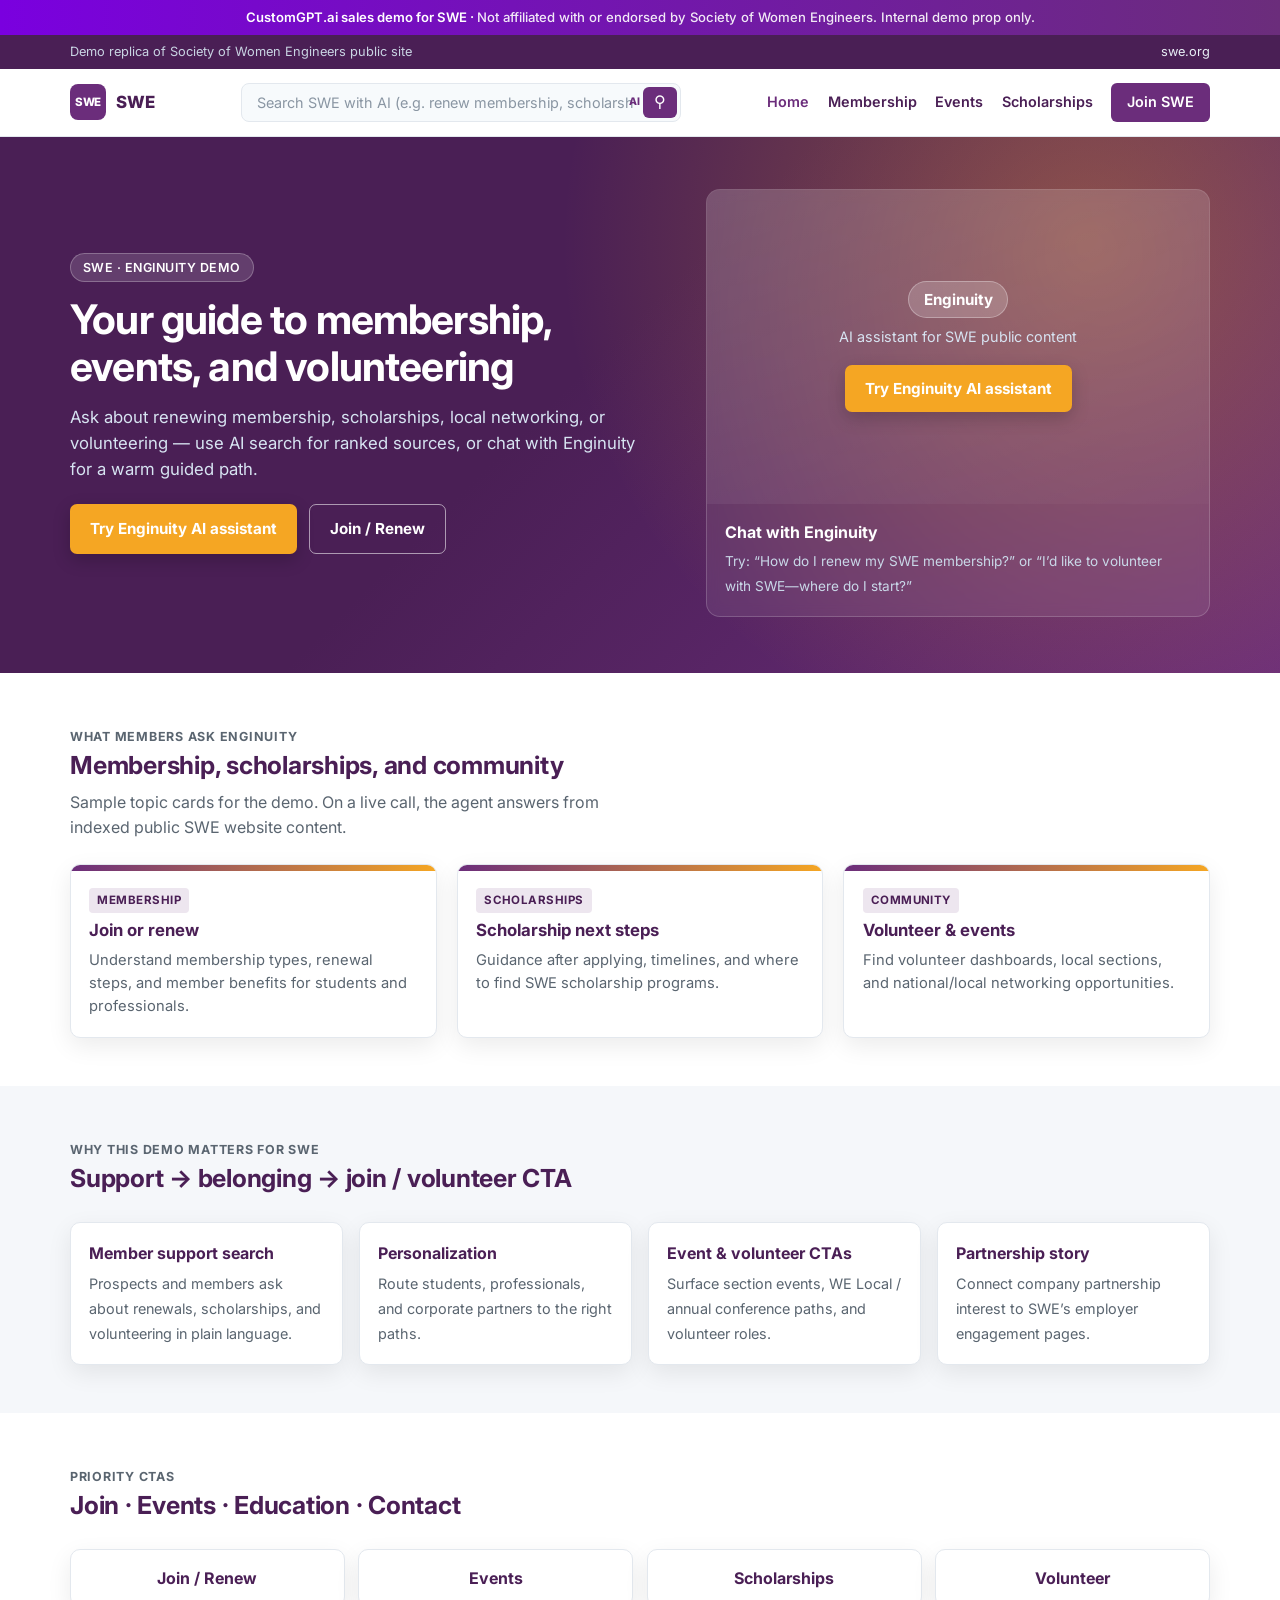
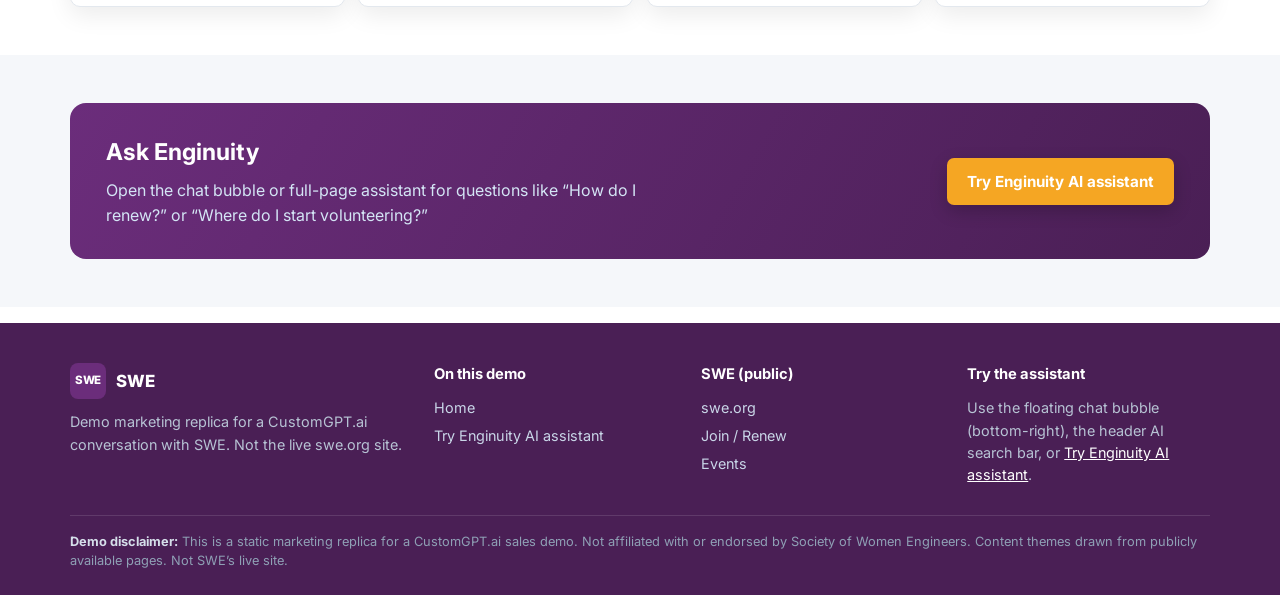
<file: index.html>
<!DOCTYPE html>
<html lang="en">
<head>
<meta charset="utf-8">
<meta name="viewport" content="width=device-width, initial-scale=1">
<meta name="robots" content="noindex, nofollow">
<title>SWE | Enginuity Demo — CustomGPT.ai</title>
<meta name="description" content="CustomGPT.ai sales demo replica for Society of Women Engineers featuring Enginuity AI assistant, SGE search, and live chat.">
<link rel="preconnect" href="https://fonts.googleapis.com">
<link href="https://fonts.googleapis.com/css2?family=Inter:wght@400;500;600;700;800&display=swap" rel="stylesheet">
<link rel="stylesheet" href="css/styles.css">
<script src="config.js"></script>
</head>
<body>
<div class="demo-banner">CustomGPT.ai sales demo for SWE &middot; <span>Not affiliated with or endorsed by Society of Women Engineers. Internal demo prop only.</span></div>
<div class="topbar"><div class="container">
  <div>Demo replica of Society of Women Engineers public site</div>
  <div><a href="https://www.swe.org/" target="_blank" rel="noopener">swe.org</a></div>
</div></div>
<header class="site-header"><div class="container">
  <a class="logo-mark logo" href="index.html"><span class="logo-badge">SWE</span> SWE</a>
  <div class="demo-hsearch">
    <form id="demo-search-form" action="#" method="get" role="search">
      <input id="demo-hsearch" name="q" autocomplete="off" placeholder="Search SWE with AI (e.g. renew membership, scholarships, volunteer)" aria-label="Search SWE with AI (e.g. renew membership, scholarships, volunteer)">
      <span class="ai-tag">AI</span>
      <button class="go" type="submit" aria-label="Search">&#9906;</button>
    </form>
    <div id="demo-searchdrop" class="demo-searchdrop" role="dialog" aria-label="AI search results">
      <div class="sd-head"><span><span class="lab">AI Search</span> &nbsp;<span id="demo-sd-q"></span></span>
        <button type="button" class="sd-close" onclick="demoCloseSearchDrop()" aria-label="Close">×</button>
      </div>
      <div id="customgpt_search"></div>
    </div>
  </div>
<button class="nav-toggle" type="button" aria-label="Menu">Menu</button>
  <nav class="nav">
    <a href="index.html" class="active">Home</a>
    <a href="https://swe.org/membership/" target="_blank" rel="noopener">Membership</a>
    <a href="https://swe.org/events/" target="_blank" rel="noopener">Events</a>
    <a href="https://swe.org/scholarships/" target="_blank" rel="noopener">Scholarships</a>
    <a href="https://swe.org/membership/" class="btn" target="_blank" rel="noopener">Join SWE</a>
  </nav>
</div></header>

<section class="hero"><div class="container">
  <div>
    <div class="hero-kicker">SWE · Enginuity demo</div>
    <h1>Your guide to membership, events, and volunteering</h1>
    <p>Ask about renewing membership, scholarships, local networking, or volunteering — use AI search for ranked sources, or chat with Enginuity for a warm guided path.</p>
    <div class="hero-actions">
      <a class="btn-primary btn-try" href="assistant.html">Try Enginuity AI assistant</a>
      <a class="btn-secondary" href="https://swe.org/membership/" target="_blank" rel="noopener">Join / Renew</a>
    </div>
  </div>
  <div class="hero-card">
    <div class="hero-card-top">
      <div class="agent-pill">Enginuity</div>
      <p>AI assistant for SWE public content</p>
      <a class="btn-primary btn-try" href="assistant.html" style="margin-top:0.5rem">Try Enginuity AI assistant</a>
    </div>
    <div class="meta">
      <strong>Chat with Enginuity</strong>
      <span>Try: “How do I renew my SWE membership?” or “I’d like to volunteer with SWE—where do I start?”</span>
    </div>
  </div>
</div></section>

<section class="section"><div class="container">
  <div class="section-head">
    <div>
      <p class="eyebrow">What members ask Enginuity</p>
      <h2>Membership, scholarships, and community</h2>
      <p>Sample topic cards for the demo. On a live call, the agent answers from indexed public SWE website content.</p>
    </div>
  </div>
  <div class="grid grid-3">
    <article class="card">
      <div class="card-accent"></div>
      <div class="card-body">
        <span class="tag">Membership</span>
        <h3>Join or renew</h3>
        <p>Understand membership types, renewal steps, and member benefits for students and professionals.</p>
      </div>
    </article>
    <article class="card">
      <div class="card-accent"></div>
      <div class="card-body">
        <span class="tag">Scholarships</span>
        <h3>Scholarship next steps</h3>
        <p>Guidance after applying, timelines, and where to find SWE scholarship programs.</p>
      </div>
    </article>
    <article class="card">
      <div class="card-accent"></div>
      <div class="card-body">
        <span class="tag">Community</span>
        <h3>Volunteer &amp; events</h3>
        <p>Find volunteer dashboards, local sections, and national/local networking opportunities.</p>
      </div>
    </article>
  </div>
</div></section>

<section class="section alt"><div class="container">
  <div class="section-head">
    <div>
      <p class="eyebrow">Why this demo matters for SWE</p>
      <h2>Support → belonging → join / volunteer CTA</h2>
    </div>
  </div>
  <div class="value-strip">
    <div class="value-item"><strong>Member support search</strong><span>Prospects and members ask about renewals, scholarships, and volunteering in plain language.</span></div>
    <div class="value-item"><strong>Personalization</strong><span>Route students, professionals, and corporate partners to the right paths.</span></div>
    <div class="value-item"><strong>Event &amp; volunteer CTAs</strong><span>Surface section events, WE Local / annual conference paths, and volunteer roles.</span></div>
    <div class="value-item"><strong>Partnership story</strong><span>Connect company partnership interest to SWE’s employer engagement pages.</span></div>
  </div>
</div></section>

<section class="section"><div class="container">
  <div class="section-head">
    <div>
      <p class="eyebrow">Priority CTAs</p>
      <h2>Join · Events · Education · Contact</h2>
    </div>
  </div>
  <div class="cta-strip">
    <a class="cta-pill" href="https://swe.org/membership/" target="_blank" rel="noopener">Join / Renew</a>
    <a class="cta-pill" href="https://swe.org/events/" target="_blank" rel="noopener">Events</a>
    <a class="cta-pill" href="https://swe.org/scholarships/" target="_blank" rel="noopener">Scholarships</a>
    <a class="cta-pill" href="https://swe.org/volunteer/" target="_blank" rel="noopener">Volunteer</a>
  </div>
</div></section>

<section class="section alt"><div class="container">
  <div class="cta-band">
    <div>
      <h2>Ask Enginuity</h2>
      <p>Open the chat bubble or full-page assistant for questions like “How do I renew?” or “Where do I start volunteering?”</p>
    </div>
    <a class="btn-primary btn-try" href="assistant.html">Try Enginuity AI assistant</a>
  </div>
</div></section>

<footer class="site-footer"><div class="container">
  <div class="footer-grid">
    <div>
      <div class="logo-mark" style="color:#fff;margin-bottom:0.75rem;"><span class="logo-badge">SWE</span> SWE</div>
      <p style="margin:0;font-size:0.9rem;max-width:22rem;">Demo marketing replica for a CustomGPT.ai conversation with SWE. Not the live swe.org site.</p>
    </div>
    <div>
      <h4>On this demo</h4>
      <a href="index.html">Home</a>
      <a href="assistant.html">Try Enginuity AI assistant</a>
    </div>
    <div>
      <h4>SWE (public)</h4>
      <a href="https://www.swe.org/" target="_blank" rel="noopener">swe.org</a>
      <a href="https://swe.org/membership/" target="_blank" rel="noopener">Join / Renew</a>
      <a href="https://swe.org/events/" target="_blank" rel="noopener">Events</a>
    </div>
    <div>
      <h4>Try the assistant</h4>
      <p style="margin:0;font-size:0.9rem;">Use the floating chat bubble (bottom-right), the header AI search bar, or <a href="assistant.html" style="display:inline;color:#fff;text-decoration:underline;">Try Enginuity AI assistant</a>.</p>
    </div>
  </div>
  <div class="footer-note"><strong>Demo disclaimer:</strong> This is a static marketing replica for a CustomGPT.ai sales demo. Not affiliated with or endorsed by Society of Women Engineers. Content themes drawn from publicly available pages. Not SWE&rsquo;s live site.</div>
</div></footer>
<script src="js/main.js"></script>
</body>
</html>
</file>
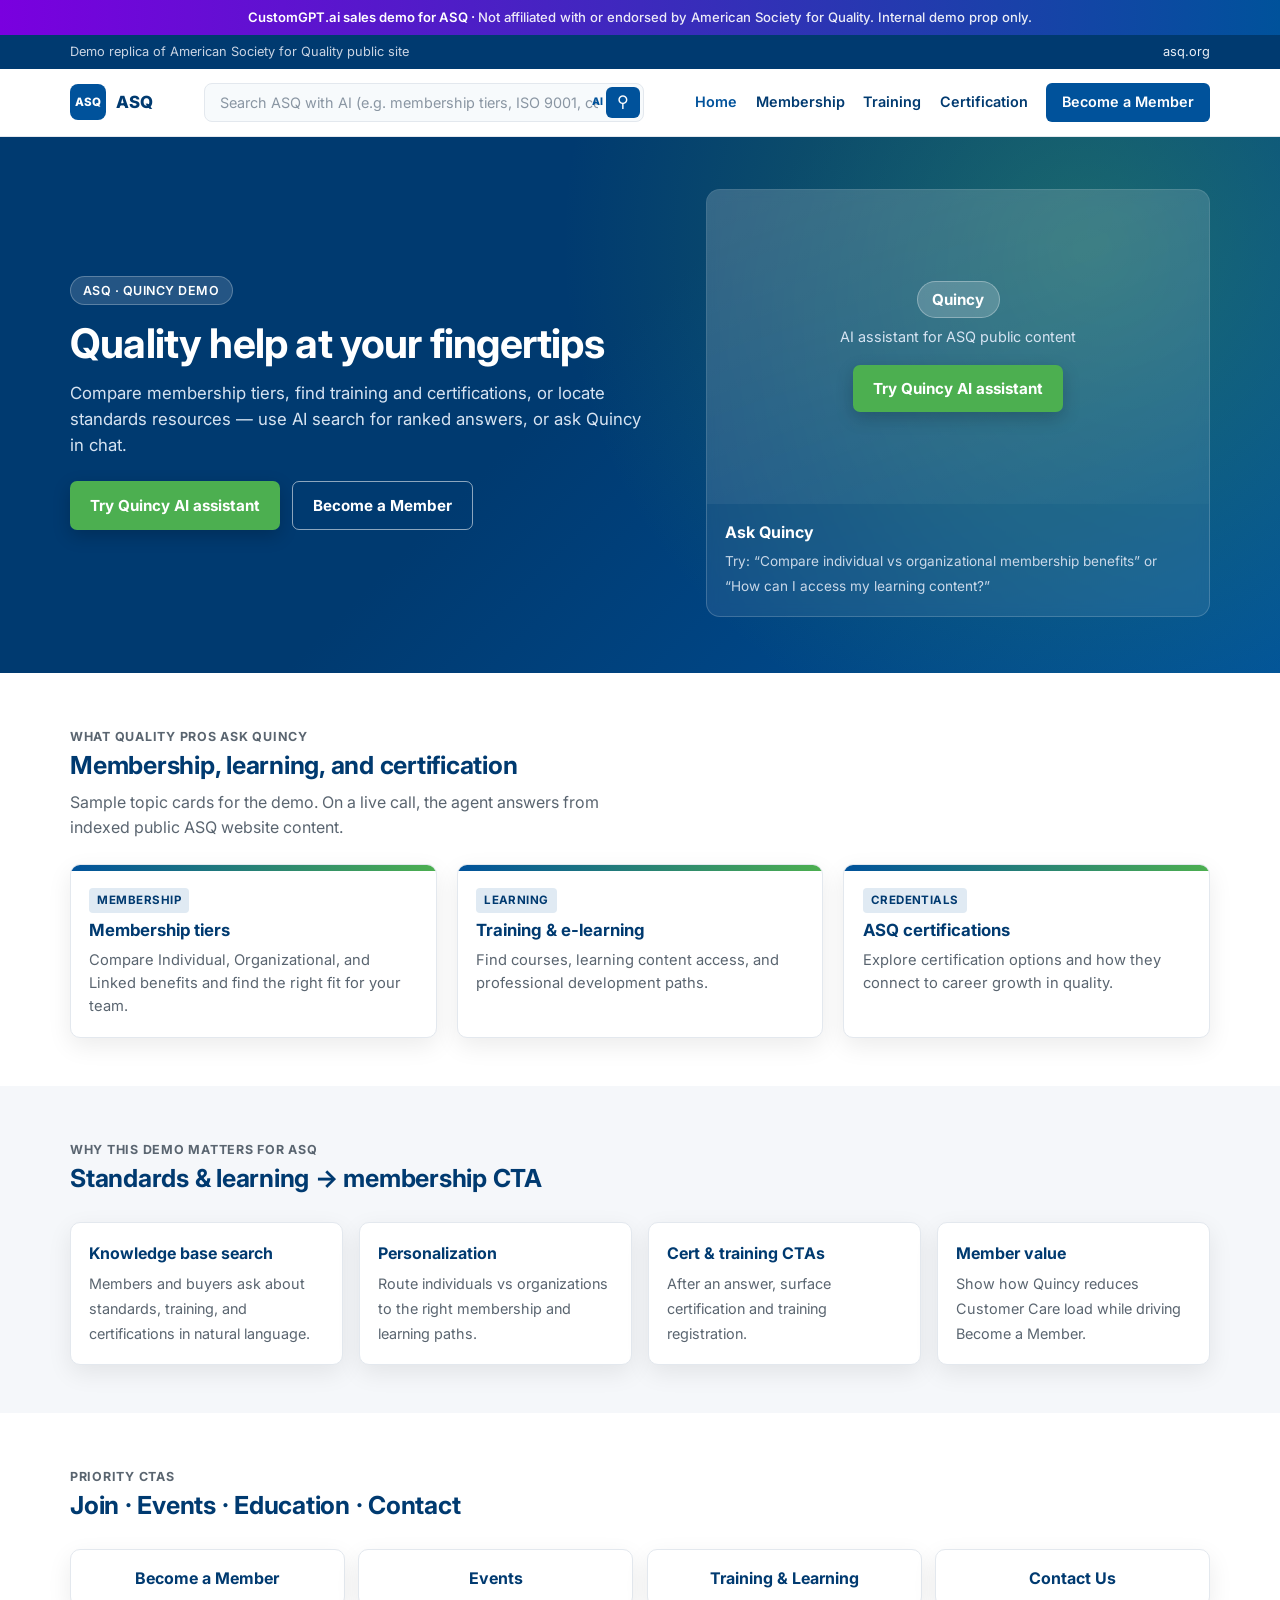
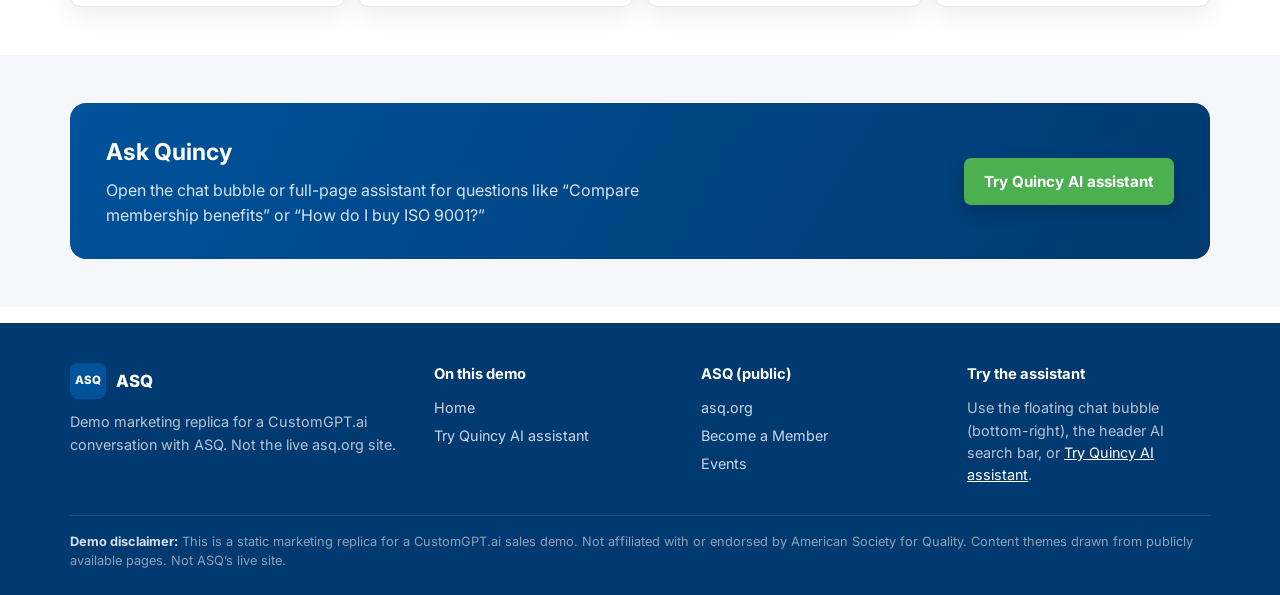
<file: asq-quincy-demo/index.html>
<!DOCTYPE html>
<html lang="en">
<head>
<meta charset="utf-8">
<meta name="viewport" content="width=device-width, initial-scale=1">
<meta name="robots" content="noindex, nofollow">
<title>ASQ | Quincy Demo — CustomGPT.ai</title>
<meta name="description" content="CustomGPT.ai sales demo replica for American Society for Quality featuring Quincy AI assistant, SGE search, and live chat.">
<link rel="preconnect" href="https://fonts.googleapis.com">
<link href="https://fonts.googleapis.com/css2?family=Inter:wght@400;500;600;700;800&display=swap" rel="stylesheet">
<link rel="stylesheet" href="css/styles.css">
<script src="config.js"></script>
</head>
<body>
<div class="demo-banner">CustomGPT.ai sales demo for ASQ &middot; <span>Not affiliated with or endorsed by American Society for Quality. Internal demo prop only.</span></div>
<div class="topbar"><div class="container">
  <div>Demo replica of American Society for Quality public site</div>
  <div><a href="https://asq.org/" target="_blank" rel="noopener">asq.org</a></div>
</div></div>
<header class="site-header"><div class="container">
  <a class="logo-mark logo" href="index.html"><span class="logo-badge">ASQ</span> ASQ</a>
  <div class="demo-hsearch">
    <form id="demo-search-form" action="#" method="get" role="search">
      <input id="demo-hsearch" name="q" autocomplete="off" placeholder="Search ASQ with AI (e.g. membership tiers, ISO 9001, certification)" aria-label="Search ASQ with AI (e.g. membership tiers, ISO 9001, certification)">
      <span class="ai-tag">AI</span>
      <button class="go" type="submit" aria-label="Search">&#9906;</button>
    </form>
    <div id="demo-searchdrop" class="demo-searchdrop" role="dialog" aria-label="AI search results">
      <div class="sd-head"><span><span class="lab">AI Search</span> &nbsp;<span id="demo-sd-q"></span></span>
        <button type="button" class="sd-close" onclick="demoCloseSearchDrop()" aria-label="Close">×</button>
      </div>
      <div id="customgpt_search"></div>
    </div>
  </div>
<button class="nav-toggle" type="button" aria-label="Menu">Menu</button>
  <nav class="nav">
    <a href="index.html" class="active">Home</a>
    <a href="https://asq.org/membership" target="_blank" rel="noopener">Membership</a>
    <a href="https://asq.org/training" target="_blank" rel="noopener">Training</a>
    <a href="https://asq.org/cert" target="_blank" rel="noopener">Certification</a>
    <a href="https://asq.org/membership" class="btn" target="_blank" rel="noopener">Become a Member</a>
  </nav>
</div></header>

<section class="hero"><div class="container">
  <div>
    <div class="hero-kicker">ASQ · Quincy demo</div>
    <h1>Quality help at your fingertips</h1>
    <p>Compare membership tiers, find training and certifications, or locate standards resources — use AI search for ranked answers, or ask Quincy in chat.</p>
    <div class="hero-actions">
      <a class="btn-primary btn-try" href="assistant.html">Try Quincy AI assistant</a>
      <a class="btn-secondary" href="https://asq.org/membership" target="_blank" rel="noopener">Become a Member</a>
    </div>
  </div>
  <div class="hero-card">
    <div class="hero-card-top">
      <div class="agent-pill">Quincy</div>
      <p>AI assistant for ASQ public content</p>
      <a class="btn-primary btn-try" href="assistant.html" style="margin-top:0.5rem">Try Quincy AI assistant</a>
    </div>
    <div class="meta">
      <strong>Ask Quincy</strong>
      <span>Try: “Compare individual vs organizational membership benefits” or “How can I access my learning content?”</span>
    </div>
  </div>
</div></section>

<section class="section"><div class="container">
  <div class="section-head">
    <div>
      <p class="eyebrow">What quality pros ask Quincy</p>
      <h2>Membership, learning, and certification</h2>
      <p>Sample topic cards for the demo. On a live call, the agent answers from indexed public ASQ website content.</p>
    </div>
  </div>
  <div class="grid grid-3">
    <article class="card">
      <div class="card-accent"></div>
      <div class="card-body">
        <span class="tag">Membership</span>
        <h3>Membership tiers</h3>
        <p>Compare Individual, Organizational, and Linked benefits and find the right fit for your team.</p>
      </div>
    </article>
    <article class="card">
      <div class="card-accent"></div>
      <div class="card-body">
        <span class="tag">Learning</span>
        <h3>Training &amp; e-learning</h3>
        <p>Find courses, learning content access, and professional development paths.</p>
      </div>
    </article>
    <article class="card">
      <div class="card-accent"></div>
      <div class="card-body">
        <span class="tag">Credentials</span>
        <h3>ASQ certifications</h3>
        <p>Explore certification options and how they connect to career growth in quality.</p>
      </div>
    </article>
  </div>
</div></section>

<section class="section alt"><div class="container">
  <div class="section-head">
    <div>
      <p class="eyebrow">Why this demo matters for ASQ</p>
      <h2>Standards &amp; learning → membership CTA</h2>
    </div>
  </div>
  <div class="value-strip">
    <div class="value-item"><strong>Knowledge base search</strong><span>Members and buyers ask about standards, training, and certifications in natural language.</span></div>
    <div class="value-item"><strong>Personalization</strong><span>Route individuals vs organizations to the right membership and learning paths.</span></div>
    <div class="value-item"><strong>Cert &amp; training CTAs</strong><span>After an answer, surface certification and training registration.</span></div>
    <div class="value-item"><strong>Member value</strong><span>Show how Quincy reduces Customer Care load while driving Become a Member.</span></div>
  </div>
</div></section>

<section class="section"><div class="container">
  <div class="section-head">
    <div>
      <p class="eyebrow">Priority CTAs</p>
      <h2>Join · Events · Education · Contact</h2>
    </div>
  </div>
  <div class="cta-strip">
    <a class="cta-pill" href="https://asq.org/membership" target="_blank" rel="noopener">Become a Member</a>
    <a class="cta-pill" href="https://asq.org/events" target="_blank" rel="noopener">Events</a>
    <a class="cta-pill" href="https://asq.org/training" target="_blank" rel="noopener">Training &amp; Learning</a>
    <a class="cta-pill" href="https://asq.org/contact-us" target="_blank" rel="noopener">Contact Us</a>
  </div>
</div></section>

<section class="section alt"><div class="container">
  <div class="cta-band">
    <div>
      <h2>Ask Quincy</h2>
      <p>Open the chat bubble or full-page assistant for questions like “Compare membership benefits” or “How do I buy ISO 9001?”</p>
    </div>
    <a class="btn-primary btn-try" href="assistant.html">Try Quincy AI assistant</a>
  </div>
</div></section>

<footer class="site-footer"><div class="container">
  <div class="footer-grid">
    <div>
      <div class="logo-mark" style="color:#fff;margin-bottom:0.75rem;"><span class="logo-badge">ASQ</span> ASQ</div>
      <p style="margin:0;font-size:0.9rem;max-width:22rem;">Demo marketing replica for a CustomGPT.ai conversation with ASQ. Not the live asq.org site.</p>
    </div>
    <div>
      <h4>On this demo</h4>
      <a href="index.html">Home</a>
      <a href="assistant.html">Try Quincy AI assistant</a>
    </div>
    <div>
      <h4>ASQ (public)</h4>
      <a href="https://asq.org/" target="_blank" rel="noopener">asq.org</a>
      <a href="https://asq.org/membership" target="_blank" rel="noopener">Become a Member</a>
      <a href="https://asq.org/events" target="_blank" rel="noopener">Events</a>
    </div>
    <div>
      <h4>Try the assistant</h4>
      <p style="margin:0;font-size:0.9rem;">Use the floating chat bubble (bottom-right), the header AI search bar, or <a href="assistant.html" style="display:inline;color:#fff;text-decoration:underline;">Try Quincy AI assistant</a>.</p>
    </div>
  </div>
  <div class="footer-note"><strong>Demo disclaimer:</strong> This is a static marketing replica for a CustomGPT.ai sales demo. Not affiliated with or endorsed by American Society for Quality. Content themes drawn from publicly available pages. Not ASQ&rsquo;s live site.</div>
</div></footer>
<script src="js/main.js"></script>
</body>
</html>
</file>
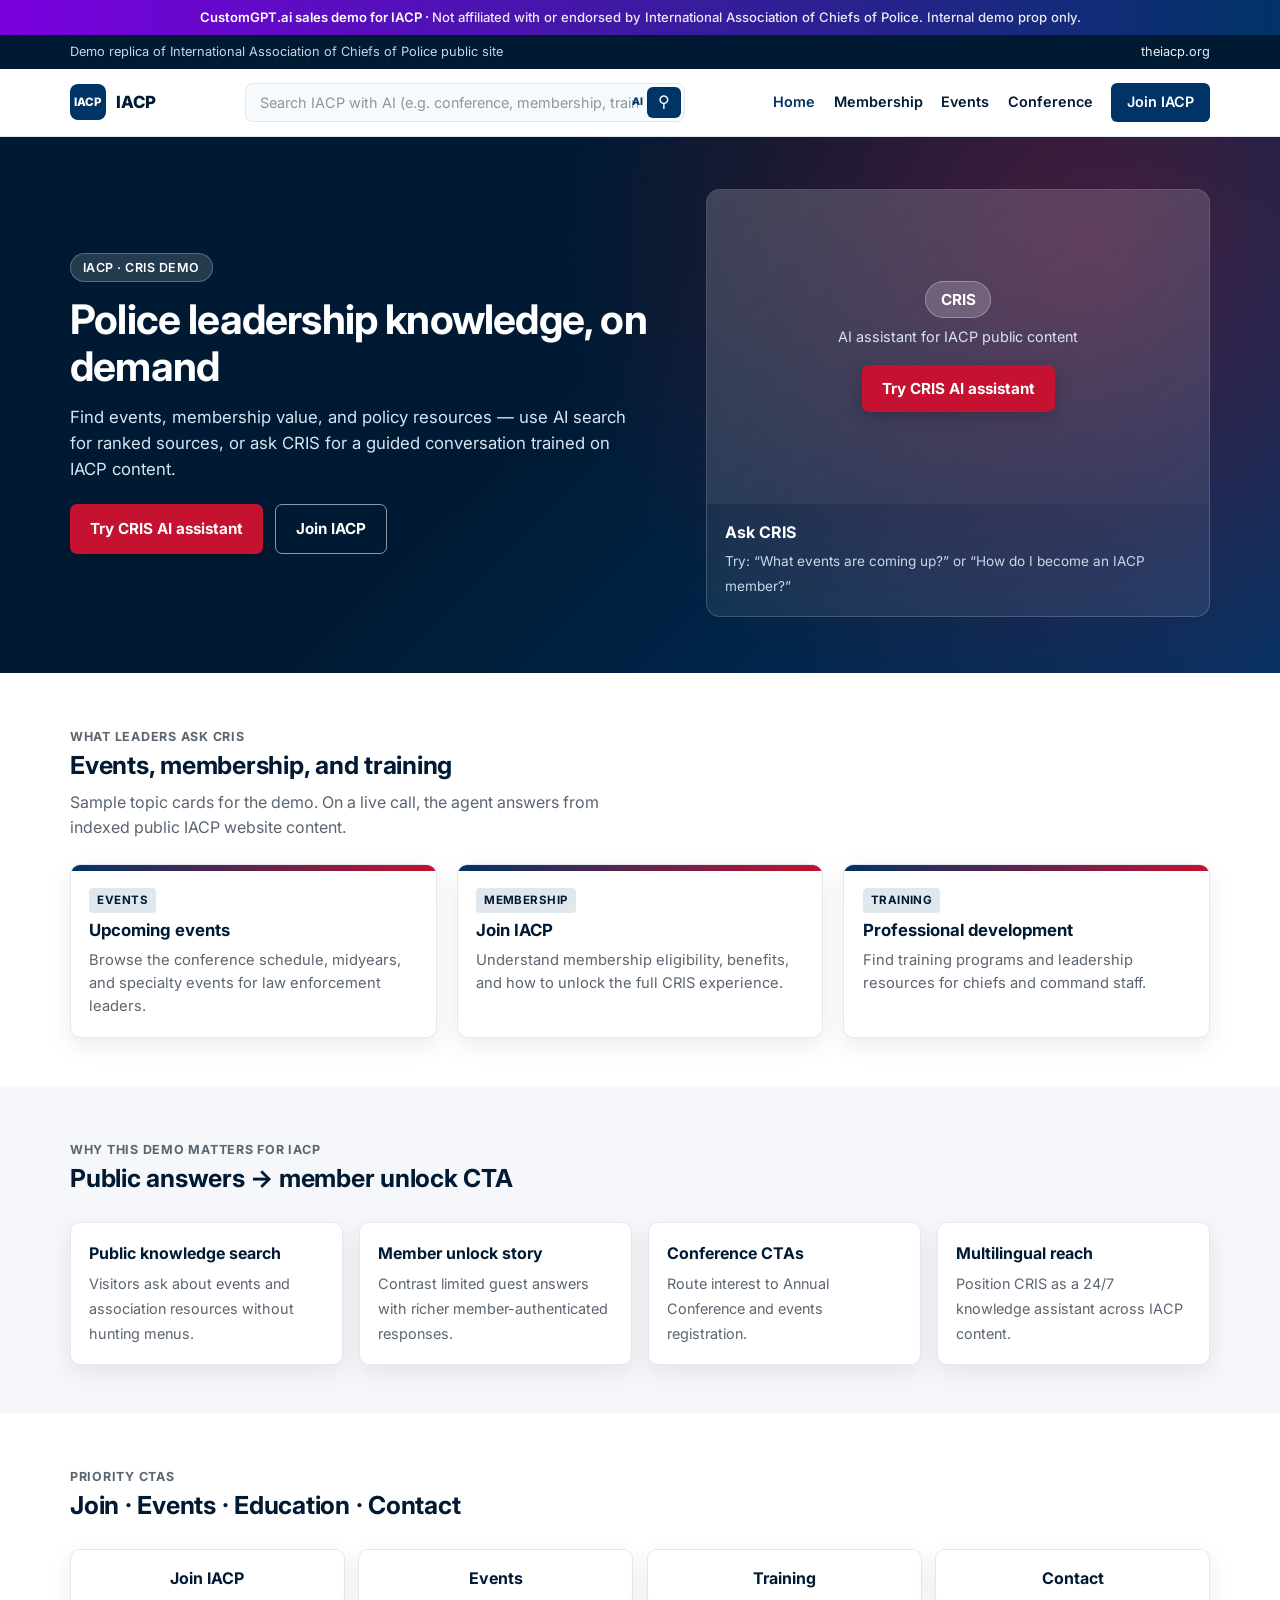
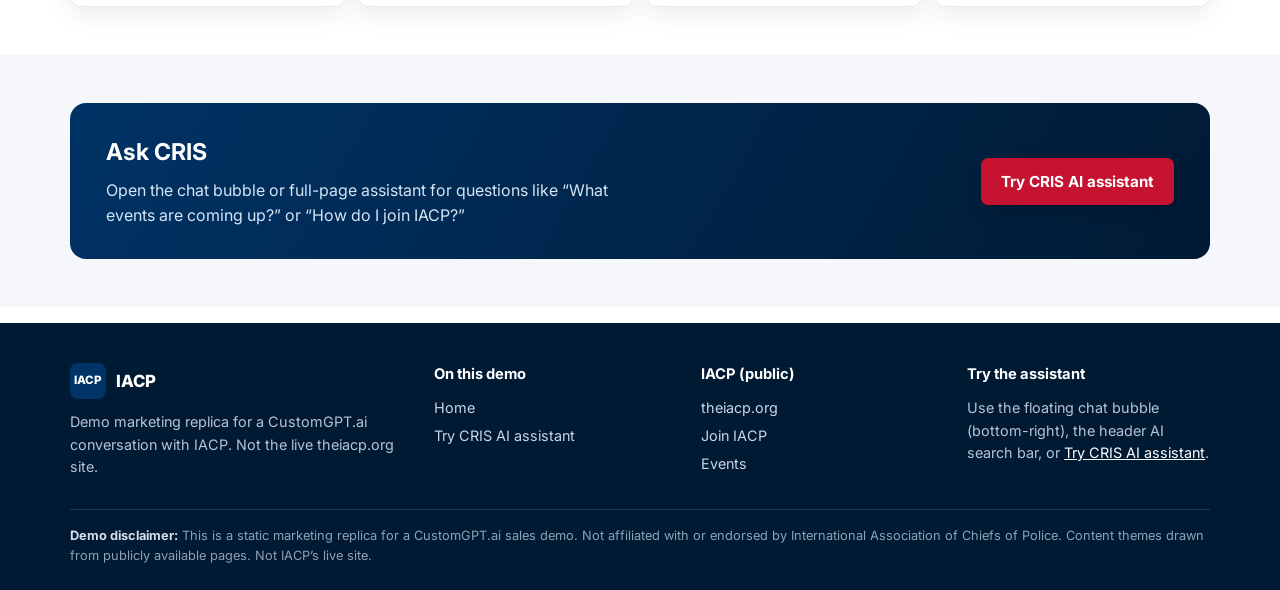
<file: iacp-cris-demo/index.html>
<!DOCTYPE html>
<html lang="en">
<head>
<meta charset="utf-8">
<meta name="viewport" content="width=device-width, initial-scale=1">
<meta name="robots" content="noindex, nofollow">
<title>IACP | CRIS Demo — CustomGPT.ai</title>
<meta name="description" content="CustomGPT.ai sales demo replica for International Association of Chiefs of Police featuring CRIS AI assistant, SGE search, and live chat.">
<link rel="preconnect" href="https://fonts.googleapis.com">
<link href="https://fonts.googleapis.com/css2?family=Inter:wght@400;500;600;700;800&display=swap" rel="stylesheet">
<link rel="stylesheet" href="css/styles.css">
<script src="config.js"></script>
</head>
<body>
<div class="demo-banner">CustomGPT.ai sales demo for IACP &middot; <span>Not affiliated with or endorsed by International Association of Chiefs of Police. Internal demo prop only.</span></div>
<div class="topbar"><div class="container">
  <div>Demo replica of International Association of Chiefs of Police public site</div>
  <div><a href="https://www.theiacp.org/" target="_blank" rel="noopener">theiacp.org</a></div>
</div></div>
<header class="site-header"><div class="container">
  <a class="logo-mark logo" href="index.html"><span class="logo-badge">IACP</span> IACP</a>
  <div class="demo-hsearch">
    <form id="demo-search-form" action="#" method="get" role="search">
      <input id="demo-hsearch" name="q" autocomplete="off" placeholder="Search IACP with AI (e.g. conference, membership, training)" aria-label="Search IACP with AI (e.g. conference, membership, training)">
      <span class="ai-tag">AI</span>
      <button class="go" type="submit" aria-label="Search">&#9906;</button>
    </form>
    <div id="demo-searchdrop" class="demo-searchdrop" role="dialog" aria-label="AI search results">
      <div class="sd-head"><span><span class="lab">AI Search</span> &nbsp;<span id="demo-sd-q"></span></span>
        <button type="button" class="sd-close" onclick="demoCloseSearchDrop()" aria-label="Close">×</button>
      </div>
      <div id="customgpt_search"></div>
    </div>
  </div>
<button class="nav-toggle" type="button" aria-label="Menu">Menu</button>
  <nav class="nav">
    <a href="index.html" class="active">Home</a>
    <a href="https://www.theiacp.org/membership" target="_blank" rel="noopener">Membership</a>
    <a href="https://www.theiacp.org/events" target="_blank" rel="noopener">Events</a>
    <a href="https://www.theiacp.org/conference" target="_blank" rel="noopener">Conference</a>
    <a href="https://www.theiacp.org/membership" class="btn" target="_blank" rel="noopener">Join IACP</a>
  </nav>
</div></header>

<section class="hero"><div class="container">
  <div>
    <div class="hero-kicker">IACP · CRIS demo</div>
    <h1>Police leadership knowledge, on demand</h1>
    <p>Find events, membership value, and policy resources — use AI search for ranked sources, or ask CRIS for a guided conversation trained on IACP content.</p>
    <div class="hero-actions">
      <a class="btn-primary btn-try" href="assistant.html">Try CRIS AI assistant</a>
      <a class="btn-secondary" href="https://www.theiacp.org/membership" target="_blank" rel="noopener">Join IACP</a>
    </div>
  </div>
  <div class="hero-card">
    <div class="hero-card-top">
      <div class="agent-pill">CRIS</div>
      <p>AI assistant for IACP public content</p>
      <a class="btn-primary btn-try" href="assistant.html" style="margin-top:0.5rem">Try CRIS AI assistant</a>
    </div>
    <div class="meta">
      <strong>Ask CRIS</strong>
      <span>Try: “What events are coming up?” or “How do I become an IACP member?”</span>
    </div>
  </div>
</div></section>

<section class="section"><div class="container">
  <div class="section-head">
    <div>
      <p class="eyebrow">What leaders ask CRIS</p>
      <h2>Events, membership, and training</h2>
      <p>Sample topic cards for the demo. On a live call, the agent answers from indexed public IACP website content.</p>
    </div>
  </div>
  <div class="grid grid-3">
    <article class="card">
      <div class="card-accent"></div>
      <div class="card-body">
        <span class="tag">Events</span>
        <h3>Upcoming events</h3>
        <p>Browse the conference schedule, midyears, and specialty events for law enforcement leaders.</p>
      </div>
    </article>
    <article class="card">
      <div class="card-accent"></div>
      <div class="card-body">
        <span class="tag">Membership</span>
        <h3>Join IACP</h3>
        <p>Understand membership eligibility, benefits, and how to unlock the full CRIS experience.</p>
      </div>
    </article>
    <article class="card">
      <div class="card-accent"></div>
      <div class="card-body">
        <span class="tag">Training</span>
        <h3>Professional development</h3>
        <p>Find training programs and leadership resources for chiefs and command staff.</p>
      </div>
    </article>
  </div>
</div></section>

<section class="section alt"><div class="container">
  <div class="section-head">
    <div>
      <p class="eyebrow">Why this demo matters for IACP</p>
      <h2>Public answers → member unlock CTA</h2>
    </div>
  </div>
  <div class="value-strip">
    <div class="value-item"><strong>Public knowledge search</strong><span>Visitors ask about events and association resources without hunting menus.</span></div>
    <div class="value-item"><strong>Member unlock story</strong><span>Contrast limited guest answers with richer member-authenticated responses.</span></div>
    <div class="value-item"><strong>Conference CTAs</strong><span>Route interest to Annual Conference and events registration.</span></div>
    <div class="value-item"><strong>Multilingual reach</strong><span>Position CRIS as a 24/7 knowledge assistant across IACP content.</span></div>
  </div>
</div></section>

<section class="section"><div class="container">
  <div class="section-head">
    <div>
      <p class="eyebrow">Priority CTAs</p>
      <h2>Join · Events · Education · Contact</h2>
    </div>
  </div>
  <div class="cta-strip">
    <a class="cta-pill" href="https://www.theiacp.org/membership" target="_blank" rel="noopener">Join IACP</a>
    <a class="cta-pill" href="https://www.theiacp.org/events" target="_blank" rel="noopener">Events</a>
    <a class="cta-pill" href="https://www.theiacp.org/training" target="_blank" rel="noopener">Training</a>
    <a class="cta-pill" href="https://www.theiacp.org/contact" target="_blank" rel="noopener">Contact</a>
  </div>
</div></section>

<section class="section alt"><div class="container">
  <div class="cta-band">
    <div>
      <h2>Ask CRIS</h2>
      <p>Open the chat bubble or full-page assistant for questions like “What events are coming up?” or “How do I join IACP?”</p>
    </div>
    <a class="btn-primary btn-try" href="assistant.html">Try CRIS AI assistant</a>
  </div>
</div></section>

<footer class="site-footer"><div class="container">
  <div class="footer-grid">
    <div>
      <div class="logo-mark" style="color:#fff;margin-bottom:0.75rem;"><span class="logo-badge">IACP</span> IACP</div>
      <p style="margin:0;font-size:0.9rem;max-width:22rem;">Demo marketing replica for a CustomGPT.ai conversation with IACP. Not the live theiacp.org site.</p>
    </div>
    <div>
      <h4>On this demo</h4>
      <a href="index.html">Home</a>
      <a href="assistant.html">Try CRIS AI assistant</a>
    </div>
    <div>
      <h4>IACP (public)</h4>
      <a href="https://www.theiacp.org/" target="_blank" rel="noopener">theiacp.org</a>
      <a href="https://www.theiacp.org/membership" target="_blank" rel="noopener">Join IACP</a>
      <a href="https://www.theiacp.org/events" target="_blank" rel="noopener">Events</a>
    </div>
    <div>
      <h4>Try the assistant</h4>
      <p style="margin:0;font-size:0.9rem;">Use the floating chat bubble (bottom-right), the header AI search bar, or <a href="assistant.html" style="display:inline;color:#fff;text-decoration:underline;">Try CRIS AI assistant</a>.</p>
    </div>
  </div>
  <div class="footer-note"><strong>Demo disclaimer:</strong> This is a static marketing replica for a CustomGPT.ai sales demo. Not affiliated with or endorsed by International Association of Chiefs of Police. Content themes drawn from publicly available pages. Not IACP&rsquo;s live site.</div>
</div></footer>
<script src="js/main.js"></script>
</body>
</html>
</file>
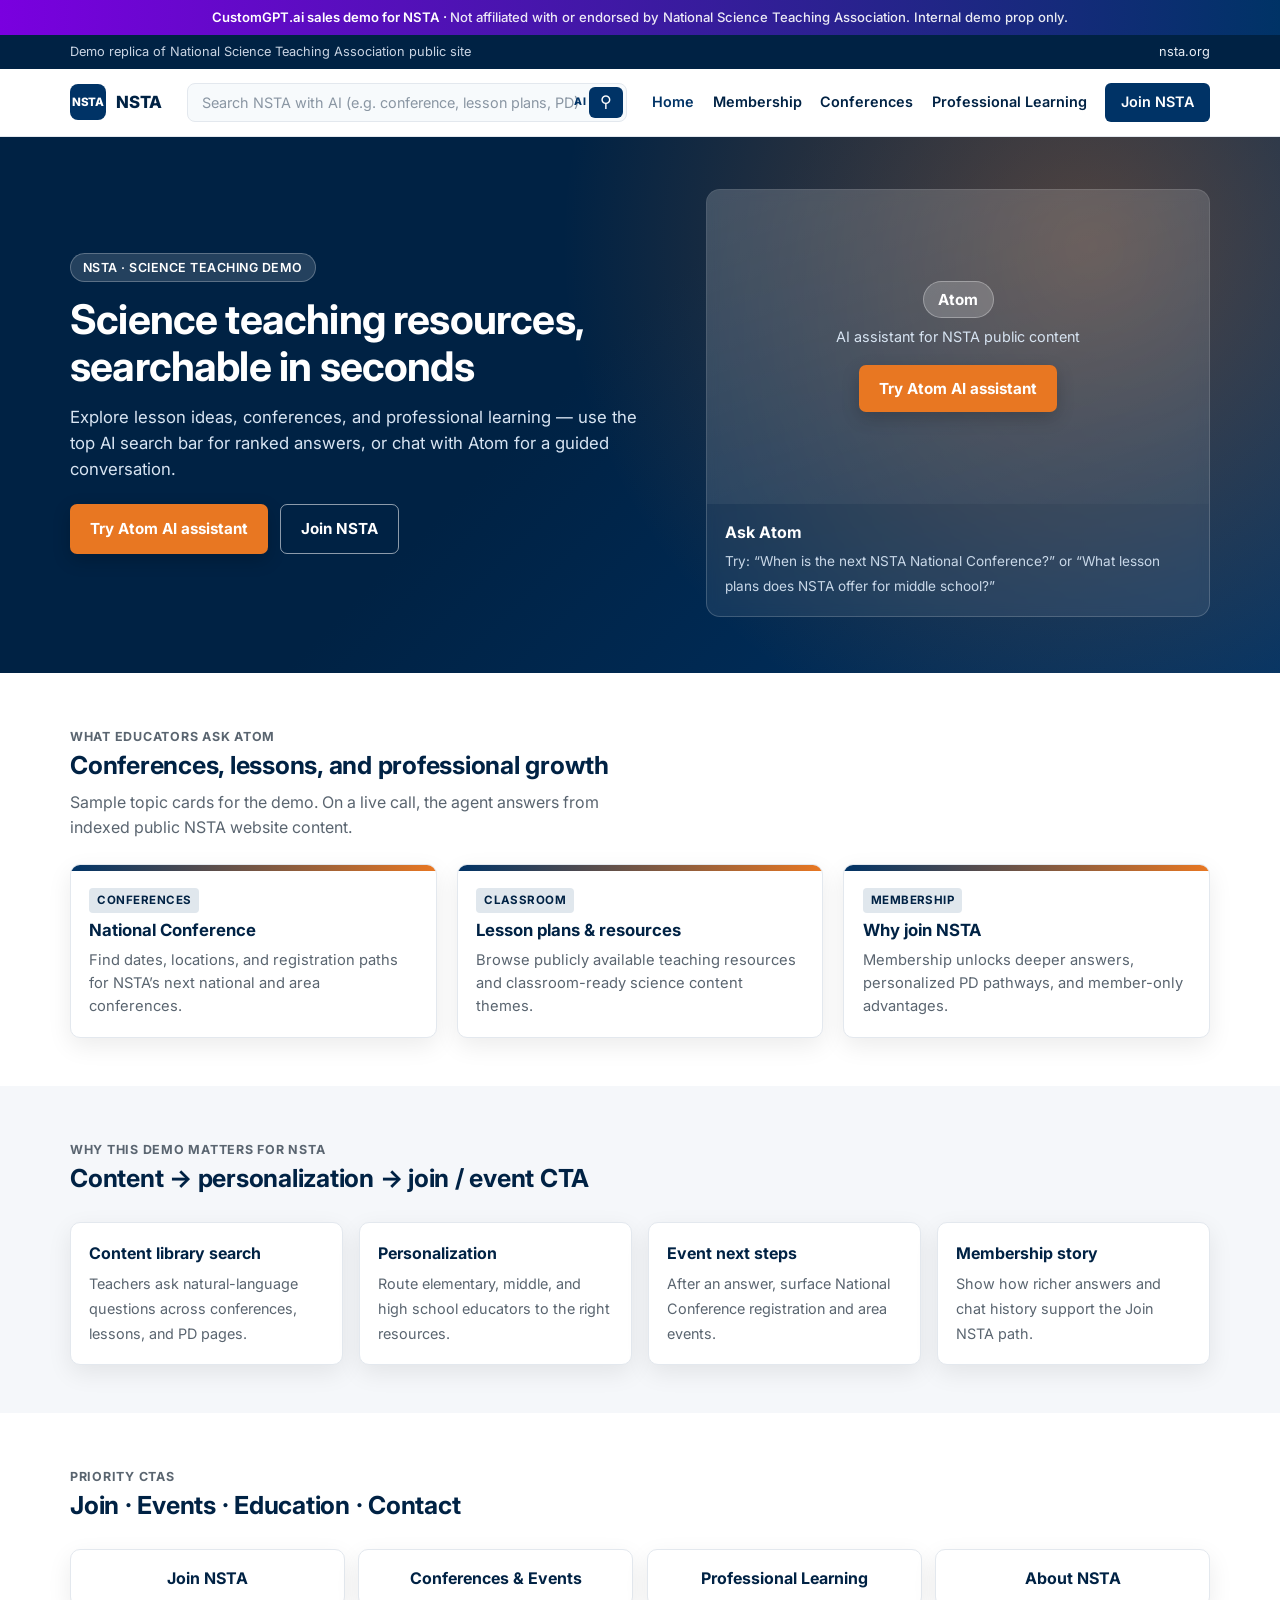
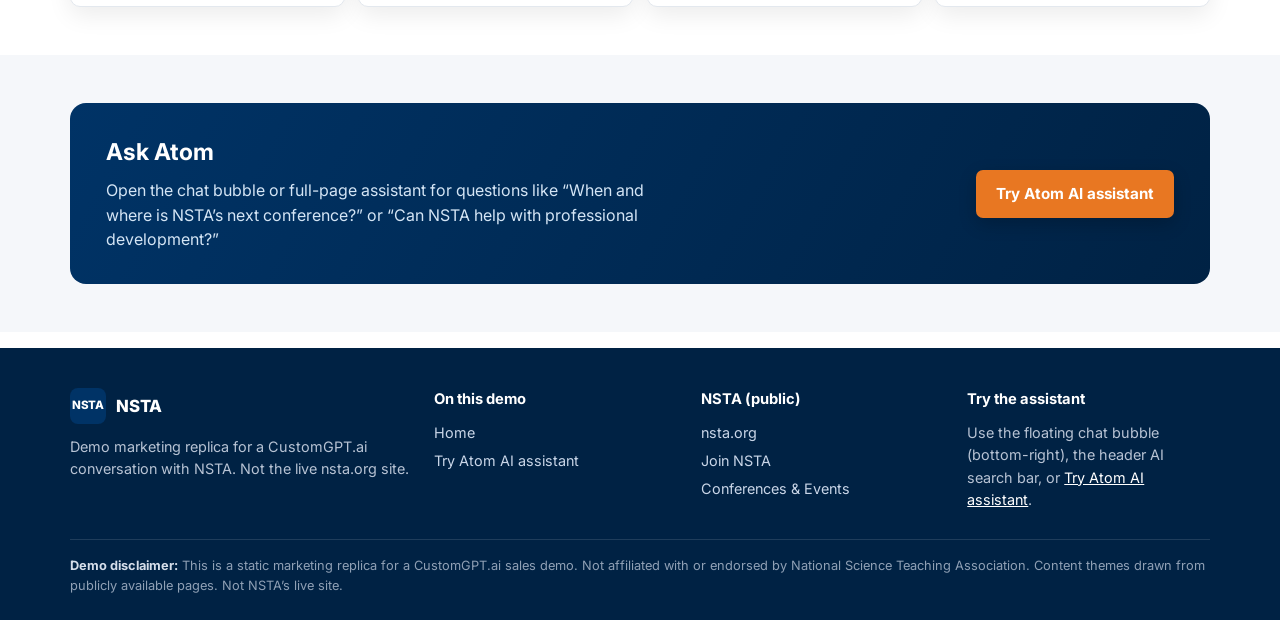
<file: nsta-atom-demo/index.html>
<!DOCTYPE html>
<html lang="en">
<head>
<meta charset="utf-8">
<meta name="viewport" content="width=device-width, initial-scale=1">
<meta name="robots" content="noindex, nofollow">
<title>NSTA | Atom Demo — CustomGPT.ai</title>
<meta name="description" content="CustomGPT.ai sales demo replica for National Science Teaching Association featuring Atom AI assistant, SGE search, and live chat.">
<link rel="preconnect" href="https://fonts.googleapis.com">
<link href="https://fonts.googleapis.com/css2?family=Inter:wght@400;500;600;700;800&display=swap" rel="stylesheet">
<link rel="stylesheet" href="css/styles.css">
<script src="config.js"></script>
</head>
<body>
<div class="demo-banner">CustomGPT.ai sales demo for NSTA &middot; <span>Not affiliated with or endorsed by National Science Teaching Association. Internal demo prop only.</span></div>
<div class="topbar"><div class="container">
  <div>Demo replica of National Science Teaching Association public site</div>
  <div><a href="https://www.nsta.org/" target="_blank" rel="noopener">nsta.org</a></div>
</div></div>
<header class="site-header"><div class="container">
  <a class="logo-mark logo" href="index.html"><span class="logo-badge">NSTA</span> NSTA</a>
  <div class="demo-hsearch">
    <form id="demo-search-form" action="#" method="get" role="search">
      <input id="demo-hsearch" name="q" autocomplete="off" placeholder="Search NSTA with AI (e.g. conference, lesson plans, PD)" aria-label="Search NSTA with AI (e.g. conference, lesson plans, PD)">
      <span class="ai-tag">AI</span>
      <button class="go" type="submit" aria-label="Search">&#9906;</button>
    </form>
    <div id="demo-searchdrop" class="demo-searchdrop" role="dialog" aria-label="AI search results">
      <div class="sd-head"><span><span class="lab">AI Search</span> &nbsp;<span id="demo-sd-q"></span></span>
        <button type="button" class="sd-close" onclick="demoCloseSearchDrop()" aria-label="Close">×</button>
      </div>
      <div id="customgpt_search"></div>
    </div>
  </div>
<button class="nav-toggle" type="button" aria-label="Menu">Menu</button>
  <nav class="nav">
    <a href="index.html" class="active">Home</a>
    <a href="https://www.nsta.org/membership" target="_blank" rel="noopener">Membership</a>
    <a href="https://www.nsta.org/conferences-and-events" target="_blank" rel="noopener">Conferences</a>
    <a href="https://portal.nsta.org/professional-learning" target="_blank" rel="noopener">Professional Learning</a>
    <a href="https://www.nsta.org/membership" class="btn" target="_blank" rel="noopener">Join NSTA</a>
  </nav>
</div></header>

<section class="hero"><div class="container">
  <div>
    <div class="hero-kicker">NSTA · Science teaching demo</div>
    <h1>Science teaching resources, searchable in seconds</h1>
    <p>Explore lesson ideas, conferences, and professional learning — use the top AI search bar for ranked answers, or chat with Atom for a guided conversation.</p>
    <div class="hero-actions">
      <a class="btn-primary btn-try" href="assistant.html">Try Atom AI assistant</a>
      <a class="btn-secondary" href="https://www.nsta.org/membership" target="_blank" rel="noopener">Join NSTA</a>
    </div>
  </div>
  <div class="hero-card">
    <div class="hero-card-top">
      <div class="agent-pill">Atom</div>
      <p>AI assistant for NSTA public content</p>
      <a class="btn-primary btn-try" href="assistant.html" style="margin-top:0.5rem">Try Atom AI assistant</a>
    </div>
    <div class="meta">
      <strong>Ask Atom</strong>
      <span>Try: “When is the next NSTA National Conference?” or “What lesson plans does NSTA offer for middle school?”</span>
    </div>
  </div>
</div></section>

<section class="section"><div class="container">
  <div class="section-head">
    <div>
      <p class="eyebrow">What educators ask Atom</p>
      <h2>Conferences, lessons, and professional growth</h2>
      <p>Sample topic cards for the demo. On a live call, the agent answers from indexed public NSTA website content.</p>
    </div>
  </div>
  <div class="grid grid-3">
    <article class="card">
      <div class="card-accent"></div>
      <div class="card-body">
        <span class="tag">Conferences</span>
        <h3>National Conference</h3>
        <p>Find dates, locations, and registration paths for NSTA’s next national and area conferences.</p>
      </div>
    </article>
    <article class="card">
      <div class="card-accent"></div>
      <div class="card-body">
        <span class="tag">Classroom</span>
        <h3>Lesson plans &amp; resources</h3>
        <p>Browse publicly available teaching resources and classroom-ready science content themes.</p>
      </div>
    </article>
    <article class="card">
      <div class="card-accent"></div>
      <div class="card-body">
        <span class="tag">Membership</span>
        <h3>Why join NSTA</h3>
        <p>Membership unlocks deeper answers, personalized PD pathways, and member-only advantages.</p>
      </div>
    </article>
  </div>
</div></section>

<section class="section alt"><div class="container">
  <div class="section-head">
    <div>
      <p class="eyebrow">Why this demo matters for NSTA</p>
      <h2>Content → personalization → join / event CTA</h2>
    </div>
  </div>
  <div class="value-strip">
    <div class="value-item"><strong>Content library search</strong><span>Teachers ask natural-language questions across conferences, lessons, and PD pages.</span></div>
    <div class="value-item"><strong>Personalization</strong><span>Route elementary, middle, and high school educators to the right resources.</span></div>
    <div class="value-item"><strong>Event next steps</strong><span>After an answer, surface National Conference registration and area events.</span></div>
    <div class="value-item"><strong>Membership story</strong><span>Show how richer answers and chat history support the Join NSTA path.</span></div>
  </div>
</div></section>

<section class="section"><div class="container">
  <div class="section-head">
    <div>
      <p class="eyebrow">Priority CTAs</p>
      <h2>Join · Events · Education · Contact</h2>
    </div>
  </div>
  <div class="cta-strip">
    <a class="cta-pill" href="https://www.nsta.org/membership" target="_blank" rel="noopener">Join NSTA</a>
    <a class="cta-pill" href="https://www.nsta.org/conferences-and-events" target="_blank" rel="noopener">Conferences &amp; Events</a>
    <a class="cta-pill" href="https://portal.nsta.org/professional-learning" target="_blank" rel="noopener">Professional Learning</a>
    <a class="cta-pill" href="https://www.nsta.org/overview" target="_blank" rel="noopener">About NSTA</a>
  </div>
</div></section>

<section class="section alt"><div class="container">
  <div class="cta-band">
    <div>
      <h2>Ask Atom</h2>
      <p>Open the chat bubble or full-page assistant for questions like “When and where is NSTA’s next conference?” or “Can NSTA help with professional development?”</p>
    </div>
    <a class="btn-primary btn-try" href="assistant.html">Try Atom AI assistant</a>
  </div>
</div></section>

<footer class="site-footer"><div class="container">
  <div class="footer-grid">
    <div>
      <div class="logo-mark" style="color:#fff;margin-bottom:0.75rem;"><span class="logo-badge">NSTA</span> NSTA</div>
      <p style="margin:0;font-size:0.9rem;max-width:22rem;">Demo marketing replica for a CustomGPT.ai conversation with NSTA. Not the live nsta.org site.</p>
    </div>
    <div>
      <h4>On this demo</h4>
      <a href="index.html">Home</a>
      <a href="assistant.html">Try Atom AI assistant</a>
    </div>
    <div>
      <h4>NSTA (public)</h4>
      <a href="https://www.nsta.org/" target="_blank" rel="noopener">nsta.org</a>
      <a href="https://www.nsta.org/membership" target="_blank" rel="noopener">Join NSTA</a>
      <a href="https://www.nsta.org/conferences-and-events" target="_blank" rel="noopener">Conferences &amp; Events</a>
    </div>
    <div>
      <h4>Try the assistant</h4>
      <p style="margin:0;font-size:0.9rem;">Use the floating chat bubble (bottom-right), the header AI search bar, or <a href="assistant.html" style="display:inline;color:#fff;text-decoration:underline;">Try Atom AI assistant</a>.</p>
    </div>
  </div>
  <div class="footer-note"><strong>Demo disclaimer:</strong> This is a static marketing replica for a CustomGPT.ai sales demo. Not affiliated with or endorsed by National Science Teaching Association. Content themes drawn from publicly available pages. Not NSTA&rsquo;s live site.</div>
</div></footer>
<script src="js/main.js"></script>
</body>
</html>
</file>
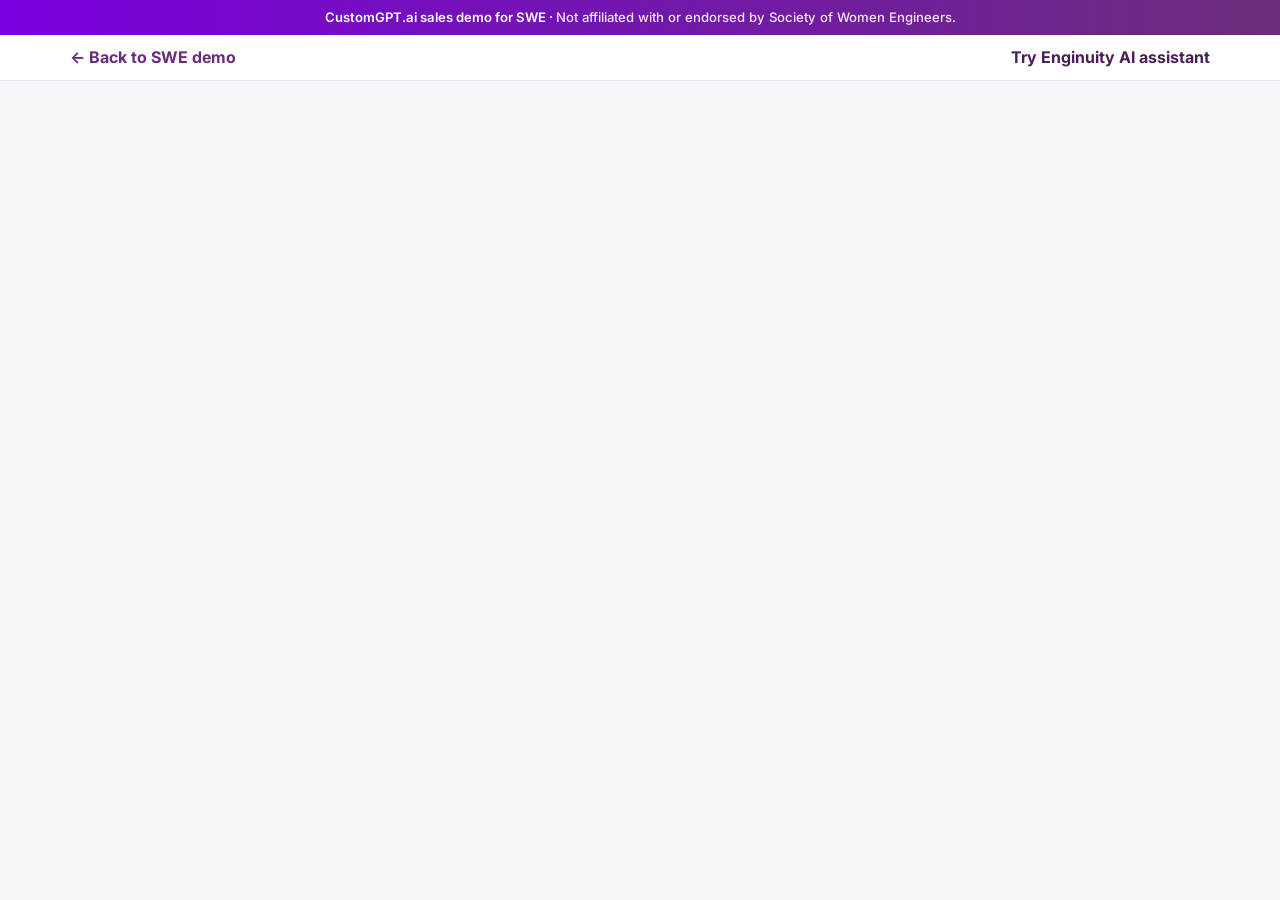
<file: assistant.html>
<!DOCTYPE html>
<html lang="en">
<head>
<meta charset="utf-8">
<meta name="viewport" content="width=device-width, initial-scale=1">
<meta name="robots" content="noindex, nofollow">
<title>Try Enginuity AI assistant | SWE Demo</title>
<link rel="preconnect" href="https://fonts.googleapis.com">
<link href="https://fonts.googleapis.com/css2?family=Inter:wght@400;500;600;700;800&display=swap" rel="stylesheet">
<link rel="stylesheet" href="css/styles.css">
<script src="config.js"></script>
</head>
<body class="assistant-page">
<div class="demo-banner">CustomGPT.ai sales demo for SWE &middot; <span>Not affiliated with or endorsed by Society of Women Engineers.</span></div>
<div class="assistant-bar"><div class="container">
  <a class="back" href="index.html">&larr; Back to SWE demo</a>
  <strong style="color:var(--navy)">Try Enginuity AI assistant</strong>
</div></div>
<div class="assistant-frame">
  <div id="customgpt_chat"></div>
</div>
<script>
(function () {
  var cfg = window.DEMO_CONFIG || {};
  var params = new URLSearchParams(window.location.search);
  var pid = params.get('p_id') || cfg.p_id || '';
  var pkey = params.get('p_key') || cfg.p_key || '';
  function pending(v) { return !v || String(v).toUpperCase() === 'PENDING'; }
  if (pending(pid) || pending(pkey)) {
    document.getElementById('customgpt_chat').innerHTML =
      '<div style="padding:2rem;font-family:Inter,system-ui,sans-serif;color:#5a6570;">' +
      '<h2 style="color:#162134;margin-top:0;">Agent keys pending</h2>' +
      '<p>Set <code>p_id</code> and <code>p_key</code> in <code>config.js</code> (or pass ?p_id=&amp;p_key=) to load the full-page Enginuity embed.</p>' +
      '</div>';
    return;
  }
  var s = document.createElement('script');
  s.src = 'https://cdn.customgpt.ai/js/embed.js';
  s.defer = true;
  s.setAttribute('div_id', 'customgpt_chat');
  s.setAttribute('p_id', String(pid));
  s.setAttribute('p_key', String(pkey));
  document.body.appendChild(s);
})();
</script>
</body>
</html>
</file>
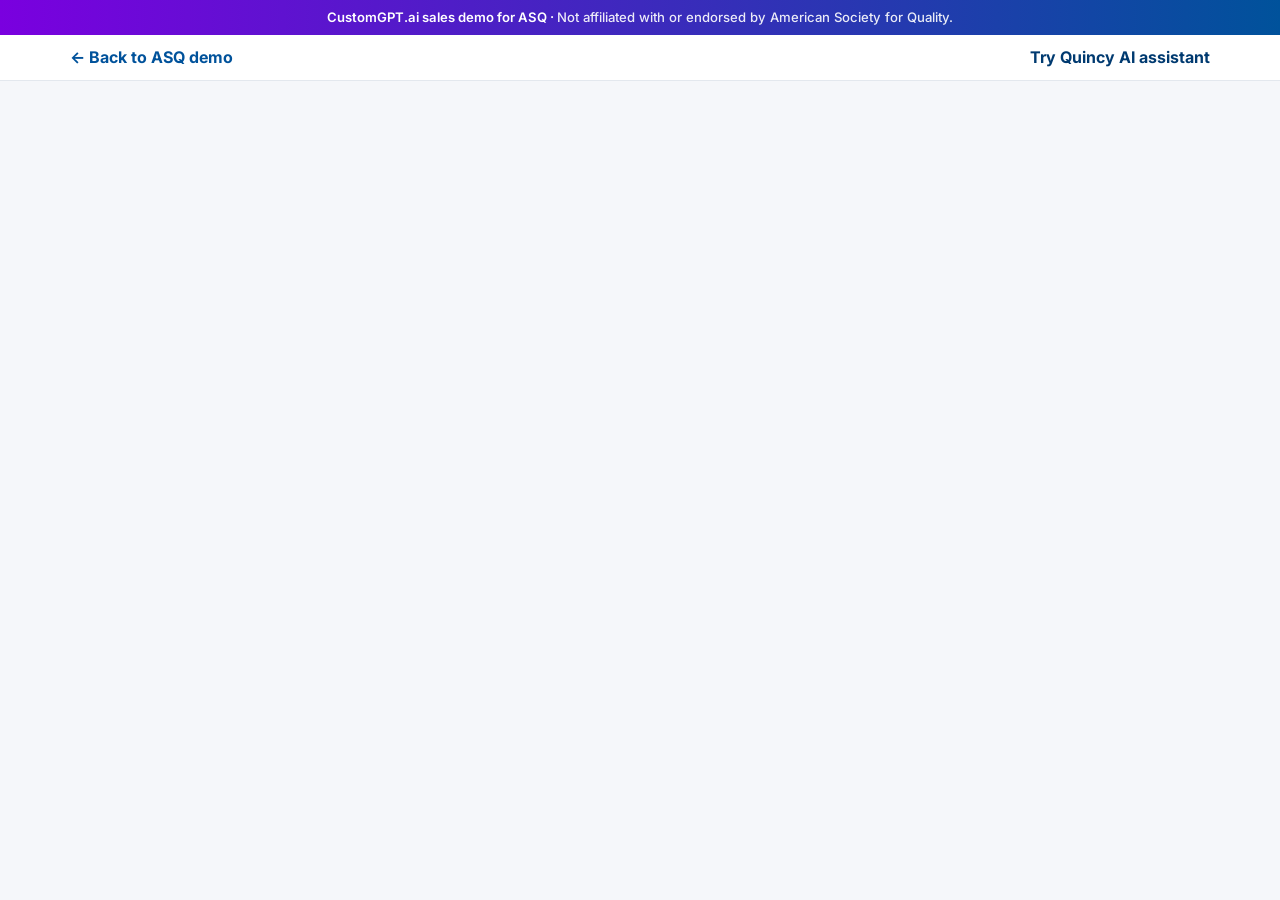
<file: asq-quincy-demo/assistant.html>
<!DOCTYPE html>
<html lang="en">
<head>
<meta charset="utf-8">
<meta name="viewport" content="width=device-width, initial-scale=1">
<meta name="robots" content="noindex, nofollow">
<title>Try Quincy AI assistant | ASQ Demo</title>
<link rel="preconnect" href="https://fonts.googleapis.com">
<link href="https://fonts.googleapis.com/css2?family=Inter:wght@400;500;600;700;800&display=swap" rel="stylesheet">
<link rel="stylesheet" href="css/styles.css">
<script src="config.js"></script>
</head>
<body class="assistant-page">
<div class="demo-banner">CustomGPT.ai sales demo for ASQ &middot; <span>Not affiliated with or endorsed by American Society for Quality.</span></div>
<div class="assistant-bar"><div class="container">
  <a class="back" href="index.html">&larr; Back to ASQ demo</a>
  <strong style="color:var(--navy)">Try Quincy AI assistant</strong>
</div></div>
<div class="assistant-frame">
  <div id="customgpt_chat"></div>
</div>
<script>
(function () {
  var cfg = window.DEMO_CONFIG || {};
  var params = new URLSearchParams(window.location.search);
  var pid = params.get('p_id') || cfg.p_id || '';
  var pkey = params.get('p_key') || cfg.p_key || '';
  function pending(v) { return !v || String(v).toUpperCase() === 'PENDING'; }
  if (pending(pid) || pending(pkey)) {
    document.getElementById('customgpt_chat').innerHTML =
      '<div style="padding:2rem;font-family:Inter,system-ui,sans-serif;color:#5a6570;">' +
      '<h2 style="color:#162134;margin-top:0;">Agent keys pending</h2>' +
      '<p>Set <code>p_id</code> and <code>p_key</code> in <code>config.js</code> (or pass ?p_id=&amp;p_key=) to load the full-page Quincy embed.</p>' +
      '</div>';
    return;
  }
  var s = document.createElement('script');
  s.src = 'https://cdn.customgpt.ai/js/embed.js';
  s.defer = true;
  s.setAttribute('div_id', 'customgpt_chat');
  s.setAttribute('p_id', String(pid));
  s.setAttribute('p_key', String(pkey));
  document.body.appendChild(s);
})();
</script>
</body>
</html>
</file>
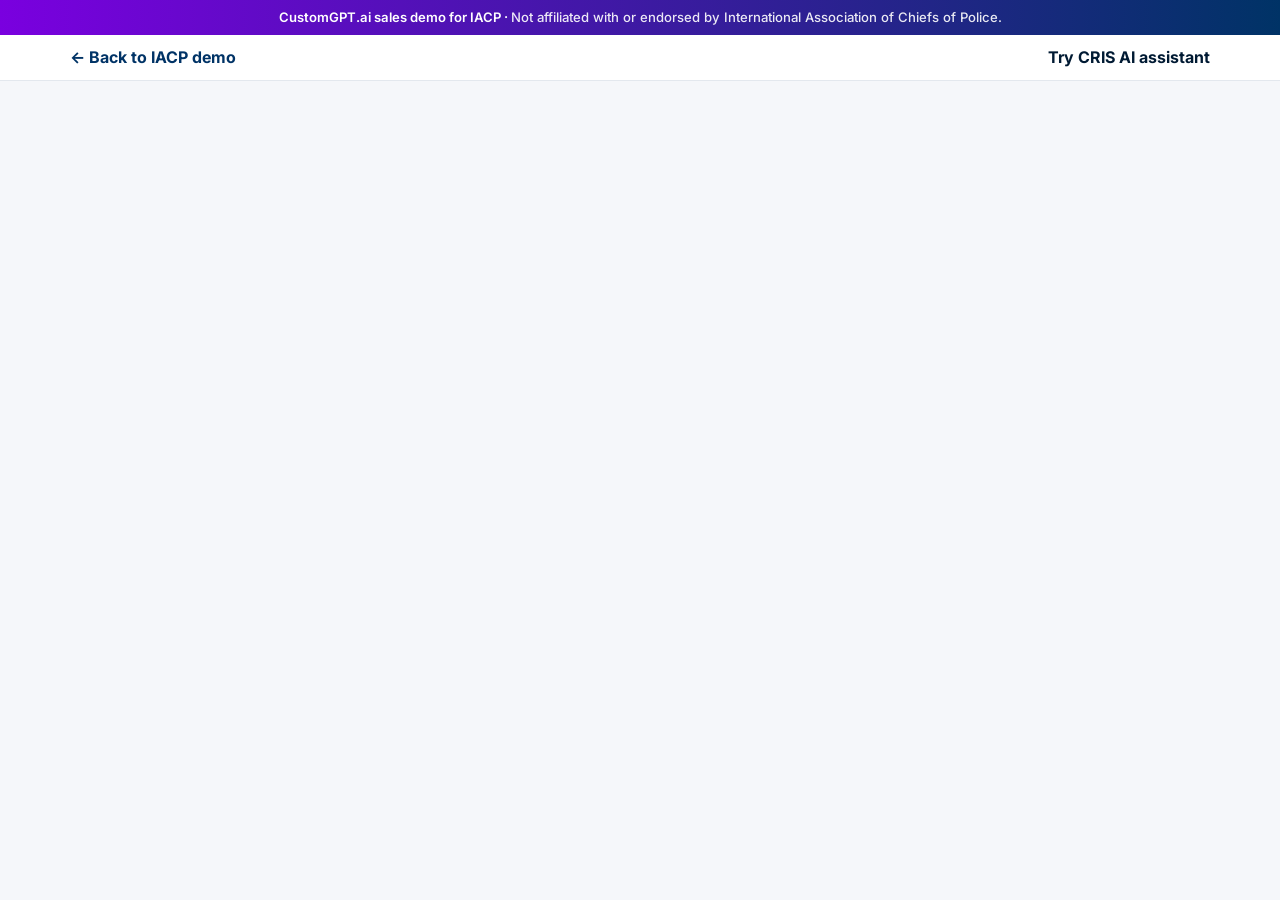
<file: iacp-cris-demo/assistant.html>
<!DOCTYPE html>
<html lang="en">
<head>
<meta charset="utf-8">
<meta name="viewport" content="width=device-width, initial-scale=1">
<meta name="robots" content="noindex, nofollow">
<title>Try CRIS AI assistant | IACP Demo</title>
<link rel="preconnect" href="https://fonts.googleapis.com">
<link href="https://fonts.googleapis.com/css2?family=Inter:wght@400;500;600;700;800&display=swap" rel="stylesheet">
<link rel="stylesheet" href="css/styles.css">
<script src="config.js"></script>
</head>
<body class="assistant-page">
<div class="demo-banner">CustomGPT.ai sales demo for IACP &middot; <span>Not affiliated with or endorsed by International Association of Chiefs of Police.</span></div>
<div class="assistant-bar"><div class="container">
  <a class="back" href="index.html">&larr; Back to IACP demo</a>
  <strong style="color:var(--navy)">Try CRIS AI assistant</strong>
</div></div>
<div class="assistant-frame">
  <div id="customgpt_chat"></div>
</div>
<script>
(function () {
  var cfg = window.DEMO_CONFIG || {};
  var params = new URLSearchParams(window.location.search);
  var pid = params.get('p_id') || cfg.p_id || '';
  var pkey = params.get('p_key') || cfg.p_key || '';
  function pending(v) { return !v || String(v).toUpperCase() === 'PENDING'; }
  if (pending(pid) || pending(pkey)) {
    document.getElementById('customgpt_chat').innerHTML =
      '<div style="padding:2rem;font-family:Inter,system-ui,sans-serif;color:#5a6570;">' +
      '<h2 style="color:#162134;margin-top:0;">Agent keys pending</h2>' +
      '<p>Set <code>p_id</code> and <code>p_key</code> in <code>config.js</code> (or pass ?p_id=&amp;p_key=) to load the full-page CRIS embed.</p>' +
      '</div>';
    return;
  }
  var s = document.createElement('script');
  s.src = 'https://cdn.customgpt.ai/js/embed.js';
  s.defer = true;
  s.setAttribute('div_id', 'customgpt_chat');
  s.setAttribute('p_id', String(pid));
  s.setAttribute('p_key', String(pkey));
  document.body.appendChild(s);
})();
</script>
</body>
</html>
</file>
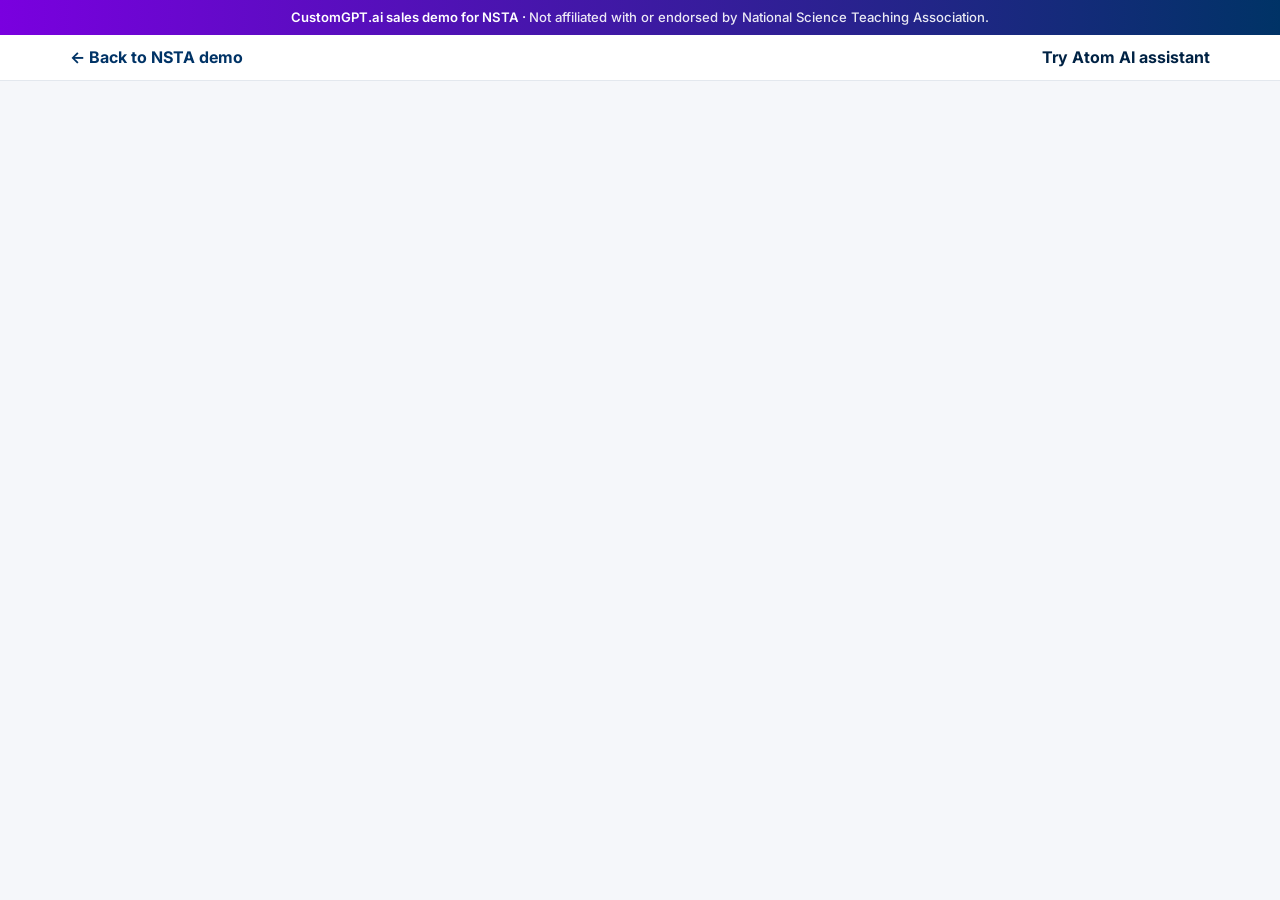
<file: nsta-atom-demo/assistant.html>
<!DOCTYPE html>
<html lang="en">
<head>
<meta charset="utf-8">
<meta name="viewport" content="width=device-width, initial-scale=1">
<meta name="robots" content="noindex, nofollow">
<title>Try Atom AI assistant | NSTA Demo</title>
<link rel="preconnect" href="https://fonts.googleapis.com">
<link href="https://fonts.googleapis.com/css2?family=Inter:wght@400;500;600;700;800&display=swap" rel="stylesheet">
<link rel="stylesheet" href="css/styles.css">
<script src="config.js"></script>
</head>
<body class="assistant-page">
<div class="demo-banner">CustomGPT.ai sales demo for NSTA &middot; <span>Not affiliated with or endorsed by National Science Teaching Association.</span></div>
<div class="assistant-bar"><div class="container">
  <a class="back" href="index.html">&larr; Back to NSTA demo</a>
  <strong style="color:var(--navy)">Try Atom AI assistant</strong>
</div></div>
<div class="assistant-frame">
  <div id="customgpt_chat"></div>
</div>
<script>
(function () {
  var cfg = window.DEMO_CONFIG || {};
  var params = new URLSearchParams(window.location.search);
  var pid = params.get('p_id') || cfg.p_id || '';
  var pkey = params.get('p_key') || cfg.p_key || '';
  function pending(v) { return !v || String(v).toUpperCase() === 'PENDING'; }
  if (pending(pid) || pending(pkey)) {
    document.getElementById('customgpt_chat').innerHTML =
      '<div style="padding:2rem;font-family:Inter,system-ui,sans-serif;color:#5a6570;">' +
      '<h2 style="color:#162134;margin-top:0;">Agent keys pending</h2>' +
      '<p>Set <code>p_id</code> and <code>p_key</code> in <code>config.js</code> (or pass ?p_id=&amp;p_key=) to load the full-page Atom embed.</p>' +
      '</div>';
    return;
  }
  var s = document.createElement('script');
  s.src = 'https://cdn.customgpt.ai/js/embed.js';
  s.defer = true;
  s.setAttribute('div_id', 'customgpt_chat');
  s.setAttribute('p_id', String(pid));
  s.setAttribute('p_key', String(pkey));
  document.body.appendChild(s);
})();
</script>
</body>
</html>
</file>
<file: css/styles.css>
/* SWE demo site — CustomGPT.ai Betty-displacement sales prop only */
:root {
  --brand: #6B2D7B;
  --brand-dark: #4A1F55;
  --brand-mid: #8B3D9B;
  --accent: #F5A623;
  --navy: #4A1F55;
  --text: #2a2a2a;
  --muted: #5a6570;
  --bg: #f5f7fa;
  --card: #ffffff;
  --border: #e3e8ee;
  --radius: 10px;
  --shadow: 0 8px 24px rgba(0, 0, 0, 0.08);
  --font: "Inter", "Segoe UI", system-ui, -apple-system, sans-serif;
}
*, *::before, *::after { box-sizing: border-box; }
html { scroll-behavior: smooth; }
body {
  margin: 0;
  font-family: var(--font);
  color: var(--text);
  background: #fff;
  line-height: 1.55;
}
a { color: var(--brand); text-decoration: none; }
a:hover { color: var(--brand-dark); text-decoration: underline; }
img { max-width: 100%; height: auto; display: block; }
.container { width: min(1140px, calc(100% - 2.5rem)); margin: 0 auto; }

.topbar {
  background: var(--navy);
  color: #c9d4e3;
  font-size: 0.8rem;
  padding: 0.45rem 0;
}
.topbar .container { display: flex; justify-content: space-between; gap: 1rem; flex-wrap: wrap; }
.topbar a { color: #e8eef6; }
.demo-banner {
  background: linear-gradient(90deg, #7a00df, var(--brand));
  color: #fff;
  text-align: center;
  font-size: 0.82rem;
  padding: 0.45rem 1rem;
  font-weight: 600;
}
.demo-banner span { opacity: 0.9; font-weight: 500; }

.site-header {
  background: #fff;
  border-bottom: 1px solid var(--border);
  position: sticky;
  top: 0;
  z-index: 40;
}
.site-header .container {
  display: flex;
  align-items: center;
  justify-content: space-between;
  gap: 1rem;
  padding: 0.85rem 0;
  flex-wrap: wrap;
}
.logo-mark {
  display: flex; align-items: center; gap: 0.65rem;
  font-weight: 800; color: var(--navy); font-size: 1.05rem;
  text-decoration: none; letter-spacing: -0.01em; white-space: nowrap;
}
.logo-mark:hover { text-decoration: none; color: var(--navy); }
.logo-badge {
  display: inline-flex; align-items: center; justify-content: center;
  width: 36px; height: 36px; border-radius: 8px;
  background: var(--brand); color: #fff; font-size: 0.72rem; font-weight: 800;
}
.nav { display: flex; align-items: center; gap: 1.15rem; flex-wrap: wrap; }
.nav a {
  color: var(--navy);
  font-weight: 600;
  font-size: 0.9rem;
  text-decoration: none;
}
.nav a:hover, .nav a.active { color: var(--brand); }
.nav .btn {
  background: var(--brand);
  color: #fff !important;
  padding: 0.55rem 1rem;
  border-radius: 6px;
  text-decoration: none !important;
}
.nav .btn:hover { background: var(--brand-dark); }
.nav-toggle {
  display: none;
  background: none; border: 1px solid var(--border);
  border-radius: 6px; padding: 0.4rem 0.7rem; font-weight: 700;
}

.hero {
  background: linear-gradient(135deg, var(--navy) 0%, var(--brand-dark) 45%, var(--brand) 100%);
  color: #fff;
  padding: 3.25rem 0 3.5rem;
  position: relative;
  overflow: hidden;
}
.hero::after {
  content: "";
  position: absolute; inset: 0;
  background: radial-gradient(circle at 85% 20%, color-mix(in srgb, var(--accent) 35%, transparent), transparent 45%);
  pointer-events: none;
}
.hero .container { position: relative; z-index: 1; display: grid; grid-template-columns: 1.2fr 1fr; gap: 2rem; align-items: center; }
.hero-kicker {
  display: inline-block;
  background: rgba(255,255,255,0.14);
  border: 1px solid rgba(255,255,255,0.25);
  border-radius: 999px;
  padding: 0.25rem 0.75rem;
  font-size: 0.78rem;
  font-weight: 600;
  letter-spacing: 0.04em;
  text-transform: uppercase;
  margin-bottom: 0.9rem;
}
.hero h1 {
  margin: 0 0 0.85rem;
  font-size: clamp(1.8rem, 3.5vw, 2.55rem);
  line-height: 1.15;
  letter-spacing: -0.02em;
}
.hero p { margin: 0 0 1.4rem; font-size: 1.05rem; color: #d7e4f2; max-width: 36rem; }
.hero-actions { display: flex; gap: 0.75rem; flex-wrap: wrap; }
.btn-primary, .btn-secondary {
  display: inline-flex; align-items: center; justify-content: center;
  padding: 0.75rem 1.25rem; border-radius: 7px; font-weight: 700;
  text-decoration: none !important; font-size: 0.95rem;
}
.btn-primary { background: #fff; color: var(--navy) !important; }
.btn-primary:hover { background: #e8f4fb; }
.btn-secondary { background: transparent; color: #fff !important; border: 1.5px solid rgba(255,255,255,0.55); }
.btn-secondary:hover { background: rgba(255,255,255,0.1); }
.btn-try {
  background: var(--accent) !important;
  color: #fff !important;
  border: none;
  box-shadow: 0 6px 18px rgba(0,0,0,0.2);
}
.btn-try:hover { filter: brightness(1.08); }
.hero-card {
  background: rgba(255,255,255,0.08);
  border: 1px solid rgba(255,255,255,0.18);
  border-radius: 14px;
  overflow: hidden;
  backdrop-filter: blur(6px);
}
.hero-card .hero-card-top {
  aspect-ratio: 16/10;
  background: linear-gradient(160deg, rgba(255,255,255,0.12), rgba(255,255,255,0.02));
  display: flex; align-items: center; justify-content: center;
  flex-direction: column; gap: 0.5rem; padding: 1.5rem; text-align: center;
}
.hero-card .hero-card-top .agent-pill {
  background: rgba(255,255,255,0.18);
  border: 1px solid rgba(255,255,255,0.3);
  border-radius: 999px;
  padding: 0.35rem 0.9rem;
  font-weight: 700;
  font-size: 0.95rem;
}
.hero-card .hero-card-top p { margin: 0; color: #d7e4f2; font-size: 0.9rem; max-width: 18rem; }
.hero-card .meta { padding: 1rem 1.1rem 1.15rem; }
.hero-card .meta strong { display: block; margin-bottom: 0.25rem; }
.hero-card .meta span { font-size: 0.85rem; color: #c9d8e8; }

.section { padding: 3rem 0; }
.section.alt { background: var(--bg); }
.section-head {
  display: flex; justify-content: space-between; align-items: end;
  gap: 1rem; margin-bottom: 1.5rem; flex-wrap: wrap;
}
.section-head h2 {
  margin: 0; font-size: 1.55rem; color: var(--navy); letter-spacing: -0.01em;
}
.section-head p { margin: 0.35rem 0 0; color: var(--muted); max-width: 36rem; }
.eyebrow {
  color: var(--brand); font-size: 0.78rem; font-weight: 700;
  letter-spacing: 0.06em; text-transform: uppercase; margin: 0 0 0.35rem;
}

.grid { display: grid; gap: 1.25rem; }
.grid-3 { grid-template-columns: repeat(3, 1fr); }
.card {
  background: var(--card);
  border: 1px solid var(--border);
  border-radius: var(--radius);
  overflow: hidden;
  box-shadow: var(--shadow);
  display: flex; flex-direction: column;
  transition: transform 0.15s ease, box-shadow 0.15s ease;
}
.card:hover { transform: translateY(-2px); box-shadow: 0 12px 28px rgba(0,0,0,0.12); }
.card-accent {
  height: 6px; background: linear-gradient(90deg, var(--brand), var(--accent));
}
.card-body { padding: 1.1rem 1.15rem 1.25rem; display: flex; flex-direction: column; gap: 0.45rem; flex: 1; }
.card-body .tag {
  align-self: flex-start;
  background: color-mix(in srgb, var(--brand) 12%, #fff);
  color: var(--brand-dark);
  font-size: 0.72rem;
  font-weight: 700;
  letter-spacing: 0.04em;
  text-transform: uppercase;
  padding: 0.2rem 0.5rem;
  border-radius: 4px;
}
.card-body h3 { margin: 0; font-size: 1.05rem; color: var(--navy); line-height: 1.3; }
.card-body p { margin: 0; color: var(--muted); font-size: 0.92rem; flex: 1; }

.value-strip {
  display: grid; grid-template-columns: repeat(4, 1fr); gap: 1rem;
  margin-top: 0.5rem;
}
.value-item {
  background: #fff; border: 1px solid var(--border); border-radius: var(--radius);
  padding: 1.15rem; box-shadow: var(--shadow);
}
.value-item strong { display: block; color: var(--navy); margin-bottom: 0.35rem; }
.value-item span { color: var(--muted); font-size: 0.9rem; }

.cta-strip {
  display: grid; grid-template-columns: repeat(4, 1fr); gap: 0.85rem;
}
.cta-pill {
  display: block; text-align: center; font-weight: 700;
  background: #fff; border: 1.5px solid var(--border); border-radius: 10px;
  padding: 1rem 0.75rem; color: var(--navy); text-decoration: none !important;
  box-shadow: var(--shadow);
}
.cta-pill:hover { border-color: var(--brand); color: var(--brand); }

.cta-band {
  background: linear-gradient(120deg, var(--brand), var(--navy));
  color: #fff;
  border-radius: 16px;
  padding: 2rem 2.25rem;
  display: flex; justify-content: space-between; align-items: center; gap: 1.5rem; flex-wrap: wrap;
}
.cta-band h2 { margin: 0 0 0.4rem; font-size: 1.45rem; }
.cta-band p { margin: 0; color: #d4e5f5; max-width: 34rem; }

.site-footer {
  background: var(--navy); color: #b7c3d4; padding: 2.5rem 0 1.5rem; margin-top: 1rem;
}
.footer-grid { display: grid; grid-template-columns: 1.4fr 1fr 1fr 1fr; gap: 1.5rem; margin-bottom: 1.75rem; }
.site-footer h4 { color: #fff; margin: 0 0 0.7rem; font-size: 0.92rem; }
.site-footer a { color: #c9d6e8; display: block; margin-bottom: 0.35rem; font-size: 0.9rem; text-decoration: none; }
.site-footer a:hover { color: #fff; }
.footer-note { border-top: 1px solid rgba(255,255,255,0.12); padding-top: 1rem; font-size: 0.8rem; color: #8fa0b5; }
.footer-note strong { color: #d5deea; }

/* AI SEARCH BAR (SGE) */
.demo-hsearch {
  flex: 1 1 240px;
  max-width: 440px;
  position: relative;
  min-width: 180px;
}
.demo-hsearch form { position: relative; margin: 0; }
.demo-hsearch input {
  width: 100%;
  padding: 0.65rem 2.85rem 0.65rem 0.9rem;
  border-radius: 8px;
  border: 1px solid var(--border);
  background: #f7fafc;
  color: var(--navy);
  font-size: 0.9rem;
  font-family: var(--font);
}
.demo-hsearch input:focus {
  outline: 2px solid color-mix(in srgb, var(--brand) 35%, transparent);
  border-color: var(--brand);
  background: #fff;
}
.demo-hsearch input::placeholder { color: #8a96a3; }
.demo-hsearch .ai-tag {
  position: absolute;
  right: 2.55rem;
  top: 50%;
  transform: translateY(-50%);
  font-size: 0.65rem;
  font-weight: 800;
  color: var(--brand);
  letter-spacing: 0.04em;
  pointer-events: none;
}
.demo-hsearch .go {
  position: absolute;
  right: 4px;
  top: 4px;
  bottom: 4px;
  width: 34px;
  border: none;
  border-radius: 6px;
  background: var(--brand);
  color: #fff;
  cursor: pointer;
  font-size: 1rem;
  line-height: 1;
}
.demo-hsearch .go:hover { background: var(--brand-dark); }
.demo-searchdrop {
  display: none;
  position: absolute;
  top: calc(100% + 10px);
  left: 0;
  right: 0;
  min-width: min(520px, 92vw);
  background: #fff;
  color: var(--text);
  border: 1px solid var(--border);
  border-radius: 12px;
  box-shadow: 0 18px 40px rgba(0,0,0,0.18);
  z-index: 60;
  overflow: hidden;
}
.demo-searchdrop .sd-head {
  display: flex;
  align-items: center;
  justify-content: space-between;
  gap: 10px;
  padding: 0.7rem 0.9rem;
  border-bottom: 1px solid var(--border);
  background: #f7fafc;
}
.demo-searchdrop .sd-head .lab {
  color: var(--brand);
  letter-spacing: 0.05em;
  text-transform: uppercase;
  font-size: 0.72rem;
  font-weight: 800;
}
.demo-searchdrop .sd-close {
  border: none;
  background: #e8eef4;
  width: 28px;
  height: 28px;
  border-radius: 50%;
  cursor: pointer;
  font-size: 1.1rem;
  line-height: 1;
  color: #333;
}
#customgpt_search { width: 100%; min-height: 160px; padding: 4px; }

/* Full-page assistant */
.assistant-page {
  margin: 0; min-height: 100vh; display: flex; flex-direction: column; background: #f5f7fa;
}
.assistant-page .assistant-frame {
  flex: 1; min-height: 0; display: flex; flex-direction: column;
}
.assistant-page #customgpt_chat {
  flex: 1; min-height: calc(100vh - 96px); width: 100%;
}
.assistant-bar {
  background: #fff; border-bottom: 1px solid var(--border);
  padding: 0.65rem 0;
}
.assistant-bar .container {
  display: flex; align-items: center; justify-content: space-between; gap: 1rem;
}
.assistant-bar a.back { font-weight: 700; color: var(--brand); text-decoration: none; }

@media (max-width: 960px) {
  .hero .container, .grid-3, .value-strip, .footer-grid, .cta-strip { grid-template-columns: 1fr 1fr; }
}
@media (max-width: 720px) {
  .nav-toggle { display: inline-block; }
  .nav { display: none; width: 100%; flex-direction: column; align-items: flex-start; padding-bottom: 0.75rem; }
  .nav.open { display: flex; }
  .site-header .container { flex-wrap: wrap; }
  .hero .container, .grid-3, .value-strip, .footer-grid, .cta-strip { grid-template-columns: 1fr; }
  .hero { padding: 2.4rem 0; }
  .demo-hsearch { order: 3; flex: 1 1 100%; max-width: none; }
  .demo-searchdrop { left: 0; right: 0; min-width: 0; }
}
</file>
<file: asq-quincy-demo/css/styles.css>
/* ASQ demo site — CustomGPT.ai Betty-displacement sales prop only */
:root {
  --brand: #00529B;
  --brand-dark: #003A70;
  --brand-mid: #0070C0;
  --accent: #4CAF50;
  --navy: #003A70;
  --text: #2a2a2a;
  --muted: #5a6570;
  --bg: #f5f7fa;
  --card: #ffffff;
  --border: #e3e8ee;
  --radius: 10px;
  --shadow: 0 8px 24px rgba(0, 0, 0, 0.08);
  --font: "Inter", "Segoe UI", system-ui, -apple-system, sans-serif;
}
*, *::before, *::after { box-sizing: border-box; }
html { scroll-behavior: smooth; }
body {
  margin: 0;
  font-family: var(--font);
  color: var(--text);
  background: #fff;
  line-height: 1.55;
}
a { color: var(--brand); text-decoration: none; }
a:hover { color: var(--brand-dark); text-decoration: underline; }
img { max-width: 100%; height: auto; display: block; }
.container { width: min(1140px, calc(100% - 2.5rem)); margin: 0 auto; }

.topbar {
  background: var(--navy);
  color: #c9d4e3;
  font-size: 0.8rem;
  padding: 0.45rem 0;
}
.topbar .container { display: flex; justify-content: space-between; gap: 1rem; flex-wrap: wrap; }
.topbar a { color: #e8eef6; }
.demo-banner {
  background: linear-gradient(90deg, #7a00df, var(--brand));
  color: #fff;
  text-align: center;
  font-size: 0.82rem;
  padding: 0.45rem 1rem;
  font-weight: 600;
}
.demo-banner span { opacity: 0.9; font-weight: 500; }

.site-header {
  background: #fff;
  border-bottom: 1px solid var(--border);
  position: sticky;
  top: 0;
  z-index: 40;
}
.site-header .container {
  display: flex;
  align-items: center;
  justify-content: space-between;
  gap: 1rem;
  padding: 0.85rem 0;
  flex-wrap: wrap;
}
.logo-mark {
  display: flex; align-items: center; gap: 0.65rem;
  font-weight: 800; color: var(--navy); font-size: 1.05rem;
  text-decoration: none; letter-spacing: -0.01em; white-space: nowrap;
}
.logo-mark:hover { text-decoration: none; color: var(--navy); }
.logo-badge {
  display: inline-flex; align-items: center; justify-content: center;
  width: 36px; height: 36px; border-radius: 8px;
  background: var(--brand); color: #fff; font-size: 0.72rem; font-weight: 800;
}
.nav { display: flex; align-items: center; gap: 1.15rem; flex-wrap: wrap; }
.nav a {
  color: var(--navy);
  font-weight: 600;
  font-size: 0.9rem;
  text-decoration: none;
}
.nav a:hover, .nav a.active { color: var(--brand); }
.nav .btn {
  background: var(--brand);
  color: #fff !important;
  padding: 0.55rem 1rem;
  border-radius: 6px;
  text-decoration: none !important;
}
.nav .btn:hover { background: var(--brand-dark); }
.nav-toggle {
  display: none;
  background: none; border: 1px solid var(--border);
  border-radius: 6px; padding: 0.4rem 0.7rem; font-weight: 700;
}

.hero {
  background: linear-gradient(135deg, var(--navy) 0%, var(--brand-dark) 45%, var(--brand) 100%);
  color: #fff;
  padding: 3.25rem 0 3.5rem;
  position: relative;
  overflow: hidden;
}
.hero::after {
  content: "";
  position: absolute; inset: 0;
  background: radial-gradient(circle at 85% 20%, color-mix(in srgb, var(--accent) 35%, transparent), transparent 45%);
  pointer-events: none;
}
.hero .container { position: relative; z-index: 1; display: grid; grid-template-columns: 1.2fr 1fr; gap: 2rem; align-items: center; }
.hero-kicker {
  display: inline-block;
  background: rgba(255,255,255,0.14);
  border: 1px solid rgba(255,255,255,0.25);
  border-radius: 999px;
  padding: 0.25rem 0.75rem;
  font-size: 0.78rem;
  font-weight: 600;
  letter-spacing: 0.04em;
  text-transform: uppercase;
  margin-bottom: 0.9rem;
}
.hero h1 {
  margin: 0 0 0.85rem;
  font-size: clamp(1.8rem, 3.5vw, 2.55rem);
  line-height: 1.15;
  letter-spacing: -0.02em;
}
.hero p { margin: 0 0 1.4rem; font-size: 1.05rem; color: #d7e4f2; max-width: 36rem; }
.hero-actions { display: flex; gap: 0.75rem; flex-wrap: wrap; }
.btn-primary, .btn-secondary {
  display: inline-flex; align-items: center; justify-content: center;
  padding: 0.75rem 1.25rem; border-radius: 7px; font-weight: 700;
  text-decoration: none !important; font-size: 0.95rem;
}
.btn-primary { background: #fff; color: var(--navy) !important; }
.btn-primary:hover { background: #e8f4fb; }
.btn-secondary { background: transparent; color: #fff !important; border: 1.5px solid rgba(255,255,255,0.55); }
.btn-secondary:hover { background: rgba(255,255,255,0.1); }
.btn-try {
  background: var(--accent) !important;
  color: #fff !important;
  border: none;
  box-shadow: 0 6px 18px rgba(0,0,0,0.2);
}
.btn-try:hover { filter: brightness(1.08); }
.hero-card {
  background: rgba(255,255,255,0.08);
  border: 1px solid rgba(255,255,255,0.18);
  border-radius: 14px;
  overflow: hidden;
  backdrop-filter: blur(6px);
}
.hero-card .hero-card-top {
  aspect-ratio: 16/10;
  background: linear-gradient(160deg, rgba(255,255,255,0.12), rgba(255,255,255,0.02));
  display: flex; align-items: center; justify-content: center;
  flex-direction: column; gap: 0.5rem; padding: 1.5rem; text-align: center;
}
.hero-card .hero-card-top .agent-pill {
  background: rgba(255,255,255,0.18);
  border: 1px solid rgba(255,255,255,0.3);
  border-radius: 999px;
  padding: 0.35rem 0.9rem;
  font-weight: 700;
  font-size: 0.95rem;
}
.hero-card .hero-card-top p { margin: 0; color: #d7e4f2; font-size: 0.9rem; max-width: 18rem; }
.hero-card .meta { padding: 1rem 1.1rem 1.15rem; }
.hero-card .meta strong { display: block; margin-bottom: 0.25rem; }
.hero-card .meta span { font-size: 0.85rem; color: #c9d8e8; }

.section { padding: 3rem 0; }
.section.alt { background: var(--bg); }
.section-head {
  display: flex; justify-content: space-between; align-items: end;
  gap: 1rem; margin-bottom: 1.5rem; flex-wrap: wrap;
}
.section-head h2 {
  margin: 0; font-size: 1.55rem; color: var(--navy); letter-spacing: -0.01em;
}
.section-head p { margin: 0.35rem 0 0; color: var(--muted); max-width: 36rem; }
.eyebrow {
  color: var(--brand); font-size: 0.78rem; font-weight: 700;
  letter-spacing: 0.06em; text-transform: uppercase; margin: 0 0 0.35rem;
}

.grid { display: grid; gap: 1.25rem; }
.grid-3 { grid-template-columns: repeat(3, 1fr); }
.card {
  background: var(--card);
  border: 1px solid var(--border);
  border-radius: var(--radius);
  overflow: hidden;
  box-shadow: var(--shadow);
  display: flex; flex-direction: column;
  transition: transform 0.15s ease, box-shadow 0.15s ease;
}
.card:hover { transform: translateY(-2px); box-shadow: 0 12px 28px rgba(0,0,0,0.12); }
.card-accent {
  height: 6px; background: linear-gradient(90deg, var(--brand), var(--accent));
}
.card-body { padding: 1.1rem 1.15rem 1.25rem; display: flex; flex-direction: column; gap: 0.45rem; flex: 1; }
.card-body .tag {
  align-self: flex-start;
  background: color-mix(in srgb, var(--brand) 12%, #fff);
  color: var(--brand-dark);
  font-size: 0.72rem;
  font-weight: 700;
  letter-spacing: 0.04em;
  text-transform: uppercase;
  padding: 0.2rem 0.5rem;
  border-radius: 4px;
}
.card-body h3 { margin: 0; font-size: 1.05rem; color: var(--navy); line-height: 1.3; }
.card-body p { margin: 0; color: var(--muted); font-size: 0.92rem; flex: 1; }

.value-strip {
  display: grid; grid-template-columns: repeat(4, 1fr); gap: 1rem;
  margin-top: 0.5rem;
}
.value-item {
  background: #fff; border: 1px solid var(--border); border-radius: var(--radius);
  padding: 1.15rem; box-shadow: var(--shadow);
}
.value-item strong { display: block; color: var(--navy); margin-bottom: 0.35rem; }
.value-item span { color: var(--muted); font-size: 0.9rem; }

.cta-strip {
  display: grid; grid-template-columns: repeat(4, 1fr); gap: 0.85rem;
}
.cta-pill {
  display: block; text-align: center; font-weight: 700;
  background: #fff; border: 1.5px solid var(--border); border-radius: 10px;
  padding: 1rem 0.75rem; color: var(--navy); text-decoration: none !important;
  box-shadow: var(--shadow);
}
.cta-pill:hover { border-color: var(--brand); color: var(--brand); }

.cta-band {
  background: linear-gradient(120deg, var(--brand), var(--navy));
  color: #fff;
  border-radius: 16px;
  padding: 2rem 2.25rem;
  display: flex; justify-content: space-between; align-items: center; gap: 1.5rem; flex-wrap: wrap;
}
.cta-band h2 { margin: 0 0 0.4rem; font-size: 1.45rem; }
.cta-band p { margin: 0; color: #d4e5f5; max-width: 34rem; }

.site-footer {
  background: var(--navy); color: #b7c3d4; padding: 2.5rem 0 1.5rem; margin-top: 1rem;
}
.footer-grid { display: grid; grid-template-columns: 1.4fr 1fr 1fr 1fr; gap: 1.5rem; margin-bottom: 1.75rem; }
.site-footer h4 { color: #fff; margin: 0 0 0.7rem; font-size: 0.92rem; }
.site-footer a { color: #c9d6e8; display: block; margin-bottom: 0.35rem; font-size: 0.9rem; text-decoration: none; }
.site-footer a:hover { color: #fff; }
.footer-note { border-top: 1px solid rgba(255,255,255,0.12); padding-top: 1rem; font-size: 0.8rem; color: #8fa0b5; }
.footer-note strong { color: #d5deea; }

/* AI SEARCH BAR (SGE) */
.demo-hsearch {
  flex: 1 1 240px;
  max-width: 440px;
  position: relative;
  min-width: 180px;
}
.demo-hsearch form { position: relative; margin: 0; }
.demo-hsearch input {
  width: 100%;
  padding: 0.65rem 2.85rem 0.65rem 0.9rem;
  border-radius: 8px;
  border: 1px solid var(--border);
  background: #f7fafc;
  color: var(--navy);
  font-size: 0.9rem;
  font-family: var(--font);
}
.demo-hsearch input:focus {
  outline: 2px solid color-mix(in srgb, var(--brand) 35%, transparent);
  border-color: var(--brand);
  background: #fff;
}
.demo-hsearch input::placeholder { color: #8a96a3; }
.demo-hsearch .ai-tag {
  position: absolute;
  right: 2.55rem;
  top: 50%;
  transform: translateY(-50%);
  font-size: 0.65rem;
  font-weight: 800;
  color: var(--brand);
  letter-spacing: 0.04em;
  pointer-events: none;
}
.demo-hsearch .go {
  position: absolute;
  right: 4px;
  top: 4px;
  bottom: 4px;
  width: 34px;
  border: none;
  border-radius: 6px;
  background: var(--brand);
  color: #fff;
  cursor: pointer;
  font-size: 1rem;
  line-height: 1;
}
.demo-hsearch .go:hover { background: var(--brand-dark); }
.demo-searchdrop {
  display: none;
  position: absolute;
  top: calc(100% + 10px);
  left: 0;
  right: 0;
  min-width: min(520px, 92vw);
  background: #fff;
  color: var(--text);
  border: 1px solid var(--border);
  border-radius: 12px;
  box-shadow: 0 18px 40px rgba(0,0,0,0.18);
  z-index: 60;
  overflow: hidden;
}
.demo-searchdrop .sd-head {
  display: flex;
  align-items: center;
  justify-content: space-between;
  gap: 10px;
  padding: 0.7rem 0.9rem;
  border-bottom: 1px solid var(--border);
  background: #f7fafc;
}
.demo-searchdrop .sd-head .lab {
  color: var(--brand);
  letter-spacing: 0.05em;
  text-transform: uppercase;
  font-size: 0.72rem;
  font-weight: 800;
}
.demo-searchdrop .sd-close {
  border: none;
  background: #e8eef4;
  width: 28px;
  height: 28px;
  border-radius: 50%;
  cursor: pointer;
  font-size: 1.1rem;
  line-height: 1;
  color: #333;
}
#customgpt_search { width: 100%; min-height: 160px; padding: 4px; }

/* Full-page assistant */
.assistant-page {
  margin: 0; min-height: 100vh; display: flex; flex-direction: column; background: #f5f7fa;
}
.assistant-page .assistant-frame {
  flex: 1; min-height: 0; display: flex; flex-direction: column;
}
.assistant-page #customgpt_chat {
  flex: 1; min-height: calc(100vh - 96px); width: 100%;
}
.assistant-bar {
  background: #fff; border-bottom: 1px solid var(--border);
  padding: 0.65rem 0;
}
.assistant-bar .container {
  display: flex; align-items: center; justify-content: space-between; gap: 1rem;
}
.assistant-bar a.back { font-weight: 700; color: var(--brand); text-decoration: none; }

@media (max-width: 960px) {
  .hero .container, .grid-3, .value-strip, .footer-grid, .cta-strip { grid-template-columns: 1fr 1fr; }
}
@media (max-width: 720px) {
  .nav-toggle { display: inline-block; }
  .nav { display: none; width: 100%; flex-direction: column; align-items: flex-start; padding-bottom: 0.75rem; }
  .nav.open { display: flex; }
  .site-header .container { flex-wrap: wrap; }
  .hero .container, .grid-3, .value-strip, .footer-grid, .cta-strip { grid-template-columns: 1fr; }
  .hero { padding: 2.4rem 0; }
  .demo-hsearch { order: 3; flex: 1 1 100%; max-width: none; }
  .demo-searchdrop { left: 0; right: 0; min-width: 0; }
}
</file>
<file: iacp-cris-demo/css/styles.css>
/* IACP demo site — CustomGPT.ai Betty-displacement sales prop only */
:root {
  --brand: #003366;
  --brand-dark: #001a33;
  --brand-mid: #004d99;
  --accent: #c41230;
  --navy: #001a33;
  --text: #2a2a2a;
  --muted: #5a6570;
  --bg: #f5f7fa;
  --card: #ffffff;
  --border: #e3e8ee;
  --radius: 10px;
  --shadow: 0 8px 24px rgba(0, 0, 0, 0.08);
  --font: "Inter", "Segoe UI", system-ui, -apple-system, sans-serif;
}
*, *::before, *::after { box-sizing: border-box; }
html { scroll-behavior: smooth; }
body {
  margin: 0;
  font-family: var(--font);
  color: var(--text);
  background: #fff;
  line-height: 1.55;
}
a { color: var(--brand); text-decoration: none; }
a:hover { color: var(--brand-dark); text-decoration: underline; }
img { max-width: 100%; height: auto; display: block; }
.container { width: min(1140px, calc(100% - 2.5rem)); margin: 0 auto; }

.topbar {
  background: var(--navy);
  color: #c9d4e3;
  font-size: 0.8rem;
  padding: 0.45rem 0;
}
.topbar .container { display: flex; justify-content: space-between; gap: 1rem; flex-wrap: wrap; }
.topbar a { color: #e8eef6; }
.demo-banner {
  background: linear-gradient(90deg, #7a00df, var(--brand));
  color: #fff;
  text-align: center;
  font-size: 0.82rem;
  padding: 0.45rem 1rem;
  font-weight: 600;
}
.demo-banner span { opacity: 0.9; font-weight: 500; }

.site-header {
  background: #fff;
  border-bottom: 1px solid var(--border);
  position: sticky;
  top: 0;
  z-index: 40;
}
.site-header .container {
  display: flex;
  align-items: center;
  justify-content: space-between;
  gap: 1rem;
  padding: 0.85rem 0;
  flex-wrap: wrap;
}
.logo-mark {
  display: flex; align-items: center; gap: 0.65rem;
  font-weight: 800; color: var(--navy); font-size: 1.05rem;
  text-decoration: none; letter-spacing: -0.01em; white-space: nowrap;
}
.logo-mark:hover { text-decoration: none; color: var(--navy); }
.logo-badge {
  display: inline-flex; align-items: center; justify-content: center;
  width: 36px; height: 36px; border-radius: 8px;
  background: var(--brand); color: #fff; font-size: 0.72rem; font-weight: 800;
}
.nav { display: flex; align-items: center; gap: 1.15rem; flex-wrap: wrap; }
.nav a {
  color: var(--navy);
  font-weight: 600;
  font-size: 0.9rem;
  text-decoration: none;
}
.nav a:hover, .nav a.active { color: var(--brand); }
.nav .btn {
  background: var(--brand);
  color: #fff !important;
  padding: 0.55rem 1rem;
  border-radius: 6px;
  text-decoration: none !important;
}
.nav .btn:hover { background: var(--brand-dark); }
.nav-toggle {
  display: none;
  background: none; border: 1px solid var(--border);
  border-radius: 6px; padding: 0.4rem 0.7rem; font-weight: 700;
}

.hero {
  background: linear-gradient(135deg, var(--navy) 0%, var(--brand-dark) 45%, var(--brand) 100%);
  color: #fff;
  padding: 3.25rem 0 3.5rem;
  position: relative;
  overflow: hidden;
}
.hero::after {
  content: "";
  position: absolute; inset: 0;
  background: radial-gradient(circle at 85% 20%, color-mix(in srgb, var(--accent) 35%, transparent), transparent 45%);
  pointer-events: none;
}
.hero .container { position: relative; z-index: 1; display: grid; grid-template-columns: 1.2fr 1fr; gap: 2rem; align-items: center; }
.hero-kicker {
  display: inline-block;
  background: rgba(255,255,255,0.14);
  border: 1px solid rgba(255,255,255,0.25);
  border-radius: 999px;
  padding: 0.25rem 0.75rem;
  font-size: 0.78rem;
  font-weight: 600;
  letter-spacing: 0.04em;
  text-transform: uppercase;
  margin-bottom: 0.9rem;
}
.hero h1 {
  margin: 0 0 0.85rem;
  font-size: clamp(1.8rem, 3.5vw, 2.55rem);
  line-height: 1.15;
  letter-spacing: -0.02em;
}
.hero p { margin: 0 0 1.4rem; font-size: 1.05rem; color: #d7e4f2; max-width: 36rem; }
.hero-actions { display: flex; gap: 0.75rem; flex-wrap: wrap; }
.btn-primary, .btn-secondary {
  display: inline-flex; align-items: center; justify-content: center;
  padding: 0.75rem 1.25rem; border-radius: 7px; font-weight: 700;
  text-decoration: none !important; font-size: 0.95rem;
}
.btn-primary { background: #fff; color: var(--navy) !important; }
.btn-primary:hover { background: #e8f4fb; }
.btn-secondary { background: transparent; color: #fff !important; border: 1.5px solid rgba(255,255,255,0.55); }
.btn-secondary:hover { background: rgba(255,255,255,0.1); }
.btn-try {
  background: var(--accent) !important;
  color: #fff !important;
  border: none;
  box-shadow: 0 6px 18px rgba(0,0,0,0.2);
}
.btn-try:hover { filter: brightness(1.08); }
.hero-card {
  background: rgba(255,255,255,0.08);
  border: 1px solid rgba(255,255,255,0.18);
  border-radius: 14px;
  overflow: hidden;
  backdrop-filter: blur(6px);
}
.hero-card .hero-card-top {
  aspect-ratio: 16/10;
  background: linear-gradient(160deg, rgba(255,255,255,0.12), rgba(255,255,255,0.02));
  display: flex; align-items: center; justify-content: center;
  flex-direction: column; gap: 0.5rem; padding: 1.5rem; text-align: center;
}
.hero-card .hero-card-top .agent-pill {
  background: rgba(255,255,255,0.18);
  border: 1px solid rgba(255,255,255,0.3);
  border-radius: 999px;
  padding: 0.35rem 0.9rem;
  font-weight: 700;
  font-size: 0.95rem;
}
.hero-card .hero-card-top p { margin: 0; color: #d7e4f2; font-size: 0.9rem; max-width: 18rem; }
.hero-card .meta { padding: 1rem 1.1rem 1.15rem; }
.hero-card .meta strong { display: block; margin-bottom: 0.25rem; }
.hero-card .meta span { font-size: 0.85rem; color: #c9d8e8; }

.section { padding: 3rem 0; }
.section.alt { background: var(--bg); }
.section-head {
  display: flex; justify-content: space-between; align-items: end;
  gap: 1rem; margin-bottom: 1.5rem; flex-wrap: wrap;
}
.section-head h2 {
  margin: 0; font-size: 1.55rem; color: var(--navy); letter-spacing: -0.01em;
}
.section-head p { margin: 0.35rem 0 0; color: var(--muted); max-width: 36rem; }
.eyebrow {
  color: var(--brand); font-size: 0.78rem; font-weight: 700;
  letter-spacing: 0.06em; text-transform: uppercase; margin: 0 0 0.35rem;
}

.grid { display: grid; gap: 1.25rem; }
.grid-3 { grid-template-columns: repeat(3, 1fr); }
.card {
  background: var(--card);
  border: 1px solid var(--border);
  border-radius: var(--radius);
  overflow: hidden;
  box-shadow: var(--shadow);
  display: flex; flex-direction: column;
  transition: transform 0.15s ease, box-shadow 0.15s ease;
}
.card:hover { transform: translateY(-2px); box-shadow: 0 12px 28px rgba(0,0,0,0.12); }
.card-accent {
  height: 6px; background: linear-gradient(90deg, var(--brand), var(--accent));
}
.card-body { padding: 1.1rem 1.15rem 1.25rem; display: flex; flex-direction: column; gap: 0.45rem; flex: 1; }
.card-body .tag {
  align-self: flex-start;
  background: color-mix(in srgb, var(--brand) 12%, #fff);
  color: var(--brand-dark);
  font-size: 0.72rem;
  font-weight: 700;
  letter-spacing: 0.04em;
  text-transform: uppercase;
  padding: 0.2rem 0.5rem;
  border-radius: 4px;
}
.card-body h3 { margin: 0; font-size: 1.05rem; color: var(--navy); line-height: 1.3; }
.card-body p { margin: 0; color: var(--muted); font-size: 0.92rem; flex: 1; }

.value-strip {
  display: grid; grid-template-columns: repeat(4, 1fr); gap: 1rem;
  margin-top: 0.5rem;
}
.value-item {
  background: #fff; border: 1px solid var(--border); border-radius: var(--radius);
  padding: 1.15rem; box-shadow: var(--shadow);
}
.value-item strong { display: block; color: var(--navy); margin-bottom: 0.35rem; }
.value-item span { color: var(--muted); font-size: 0.9rem; }

.cta-strip {
  display: grid; grid-template-columns: repeat(4, 1fr); gap: 0.85rem;
}
.cta-pill {
  display: block; text-align: center; font-weight: 700;
  background: #fff; border: 1.5px solid var(--border); border-radius: 10px;
  padding: 1rem 0.75rem; color: var(--navy); text-decoration: none !important;
  box-shadow: var(--shadow);
}
.cta-pill:hover { border-color: var(--brand); color: var(--brand); }

.cta-band {
  background: linear-gradient(120deg, var(--brand), var(--navy));
  color: #fff;
  border-radius: 16px;
  padding: 2rem 2.25rem;
  display: flex; justify-content: space-between; align-items: center; gap: 1.5rem; flex-wrap: wrap;
}
.cta-band h2 { margin: 0 0 0.4rem; font-size: 1.45rem; }
.cta-band p { margin: 0; color: #d4e5f5; max-width: 34rem; }

.site-footer {
  background: var(--navy); color: #b7c3d4; padding: 2.5rem 0 1.5rem; margin-top: 1rem;
}
.footer-grid { display: grid; grid-template-columns: 1.4fr 1fr 1fr 1fr; gap: 1.5rem; margin-bottom: 1.75rem; }
.site-footer h4 { color: #fff; margin: 0 0 0.7rem; font-size: 0.92rem; }
.site-footer a { color: #c9d6e8; display: block; margin-bottom: 0.35rem; font-size: 0.9rem; text-decoration: none; }
.site-footer a:hover { color: #fff; }
.footer-note { border-top: 1px solid rgba(255,255,255,0.12); padding-top: 1rem; font-size: 0.8rem; color: #8fa0b5; }
.footer-note strong { color: #d5deea; }

/* AI SEARCH BAR (SGE) */
.demo-hsearch {
  flex: 1 1 240px;
  max-width: 440px;
  position: relative;
  min-width: 180px;
}
.demo-hsearch form { position: relative; margin: 0; }
.demo-hsearch input {
  width: 100%;
  padding: 0.65rem 2.85rem 0.65rem 0.9rem;
  border-radius: 8px;
  border: 1px solid var(--border);
  background: #f7fafc;
  color: var(--navy);
  font-size: 0.9rem;
  font-family: var(--font);
}
.demo-hsearch input:focus {
  outline: 2px solid color-mix(in srgb, var(--brand) 35%, transparent);
  border-color: var(--brand);
  background: #fff;
}
.demo-hsearch input::placeholder { color: #8a96a3; }
.demo-hsearch .ai-tag {
  position: absolute;
  right: 2.55rem;
  top: 50%;
  transform: translateY(-50%);
  font-size: 0.65rem;
  font-weight: 800;
  color: var(--brand);
  letter-spacing: 0.04em;
  pointer-events: none;
}
.demo-hsearch .go {
  position: absolute;
  right: 4px;
  top: 4px;
  bottom: 4px;
  width: 34px;
  border: none;
  border-radius: 6px;
  background: var(--brand);
  color: #fff;
  cursor: pointer;
  font-size: 1rem;
  line-height: 1;
}
.demo-hsearch .go:hover { background: var(--brand-dark); }
.demo-searchdrop {
  display: none;
  position: absolute;
  top: calc(100% + 10px);
  left: 0;
  right: 0;
  min-width: min(520px, 92vw);
  background: #fff;
  color: var(--text);
  border: 1px solid var(--border);
  border-radius: 12px;
  box-shadow: 0 18px 40px rgba(0,0,0,0.18);
  z-index: 60;
  overflow: hidden;
}
.demo-searchdrop .sd-head {
  display: flex;
  align-items: center;
  justify-content: space-between;
  gap: 10px;
  padding: 0.7rem 0.9rem;
  border-bottom: 1px solid var(--border);
  background: #f7fafc;
}
.demo-searchdrop .sd-head .lab {
  color: var(--brand);
  letter-spacing: 0.05em;
  text-transform: uppercase;
  font-size: 0.72rem;
  font-weight: 800;
}
.demo-searchdrop .sd-close {
  border: none;
  background: #e8eef4;
  width: 28px;
  height: 28px;
  border-radius: 50%;
  cursor: pointer;
  font-size: 1.1rem;
  line-height: 1;
  color: #333;
}
#customgpt_search { width: 100%; min-height: 160px; padding: 4px; }

/* Full-page assistant */
.assistant-page {
  margin: 0; min-height: 100vh; display: flex; flex-direction: column; background: #f5f7fa;
}
.assistant-page .assistant-frame {
  flex: 1; min-height: 0; display: flex; flex-direction: column;
}
.assistant-page #customgpt_chat {
  flex: 1; min-height: calc(100vh - 96px); width: 100%;
}
.assistant-bar {
  background: #fff; border-bottom: 1px solid var(--border);
  padding: 0.65rem 0;
}
.assistant-bar .container {
  display: flex; align-items: center; justify-content: space-between; gap: 1rem;
}
.assistant-bar a.back { font-weight: 700; color: var(--brand); text-decoration: none; }

@media (max-width: 960px) {
  .hero .container, .grid-3, .value-strip, .footer-grid, .cta-strip { grid-template-columns: 1fr 1fr; }
}
@media (max-width: 720px) {
  .nav-toggle { display: inline-block; }
  .nav { display: none; width: 100%; flex-direction: column; align-items: flex-start; padding-bottom: 0.75rem; }
  .nav.open { display: flex; }
  .site-header .container { flex-wrap: wrap; }
  .hero .container, .grid-3, .value-strip, .footer-grid, .cta-strip { grid-template-columns: 1fr; }
  .hero { padding: 2.4rem 0; }
  .demo-hsearch { order: 3; flex: 1 1 100%; max-width: none; }
  .demo-searchdrop { left: 0; right: 0; min-width: 0; }
}
</file>
<file: nsta-atom-demo/css/styles.css>
/* NSTA demo site — CustomGPT.ai Betty-displacement sales prop only */
:root {
  --brand: #003366;
  --brand-dark: #002244;
  --brand-mid: #004d99;
  --accent: #e87722;
  --navy: #002244;
  --text: #2a2a2a;
  --muted: #5a6570;
  --bg: #f5f7fa;
  --card: #ffffff;
  --border: #e3e8ee;
  --radius: 10px;
  --shadow: 0 8px 24px rgba(0, 0, 0, 0.08);
  --font: "Inter", "Segoe UI", system-ui, -apple-system, sans-serif;
}
*, *::before, *::after { box-sizing: border-box; }
html { scroll-behavior: smooth; }
body {
  margin: 0;
  font-family: var(--font);
  color: var(--text);
  background: #fff;
  line-height: 1.55;
}
a { color: var(--brand); text-decoration: none; }
a:hover { color: var(--brand-dark); text-decoration: underline; }
img { max-width: 100%; height: auto; display: block; }
.container { width: min(1140px, calc(100% - 2.5rem)); margin: 0 auto; }

.topbar {
  background: var(--navy);
  color: #c9d4e3;
  font-size: 0.8rem;
  padding: 0.45rem 0;
}
.topbar .container { display: flex; justify-content: space-between; gap: 1rem; flex-wrap: wrap; }
.topbar a { color: #e8eef6; }
.demo-banner {
  background: linear-gradient(90deg, #7a00df, var(--brand));
  color: #fff;
  text-align: center;
  font-size: 0.82rem;
  padding: 0.45rem 1rem;
  font-weight: 600;
}
.demo-banner span { opacity: 0.9; font-weight: 500; }

.site-header {
  background: #fff;
  border-bottom: 1px solid var(--border);
  position: sticky;
  top: 0;
  z-index: 40;
}
.site-header .container {
  display: flex;
  align-items: center;
  justify-content: space-between;
  gap: 1rem;
  padding: 0.85rem 0;
  flex-wrap: wrap;
}
.logo-mark {
  display: flex; align-items: center; gap: 0.65rem;
  font-weight: 800; color: var(--navy); font-size: 1.05rem;
  text-decoration: none; letter-spacing: -0.01em; white-space: nowrap;
}
.logo-mark:hover { text-decoration: none; color: var(--navy); }
.logo-badge {
  display: inline-flex; align-items: center; justify-content: center;
  width: 36px; height: 36px; border-radius: 8px;
  background: var(--brand); color: #fff; font-size: 0.72rem; font-weight: 800;
}
.nav { display: flex; align-items: center; gap: 1.15rem; flex-wrap: wrap; }
.nav a {
  color: var(--navy);
  font-weight: 600;
  font-size: 0.9rem;
  text-decoration: none;
}
.nav a:hover, .nav a.active { color: var(--brand); }
.nav .btn {
  background: var(--brand);
  color: #fff !important;
  padding: 0.55rem 1rem;
  border-radius: 6px;
  text-decoration: none !important;
}
.nav .btn:hover { background: var(--brand-dark); }
.nav-toggle {
  display: none;
  background: none; border: 1px solid var(--border);
  border-radius: 6px; padding: 0.4rem 0.7rem; font-weight: 700;
}

.hero {
  background: linear-gradient(135deg, var(--navy) 0%, var(--brand-dark) 45%, var(--brand) 100%);
  color: #fff;
  padding: 3.25rem 0 3.5rem;
  position: relative;
  overflow: hidden;
}
.hero::after {
  content: "";
  position: absolute; inset: 0;
  background: radial-gradient(circle at 85% 20%, color-mix(in srgb, var(--accent) 35%, transparent), transparent 45%);
  pointer-events: none;
}
.hero .container { position: relative; z-index: 1; display: grid; grid-template-columns: 1.2fr 1fr; gap: 2rem; align-items: center; }
.hero-kicker {
  display: inline-block;
  background: rgba(255,255,255,0.14);
  border: 1px solid rgba(255,255,255,0.25);
  border-radius: 999px;
  padding: 0.25rem 0.75rem;
  font-size: 0.78rem;
  font-weight: 600;
  letter-spacing: 0.04em;
  text-transform: uppercase;
  margin-bottom: 0.9rem;
}
.hero h1 {
  margin: 0 0 0.85rem;
  font-size: clamp(1.8rem, 3.5vw, 2.55rem);
  line-height: 1.15;
  letter-spacing: -0.02em;
}
.hero p { margin: 0 0 1.4rem; font-size: 1.05rem; color: #d7e4f2; max-width: 36rem; }
.hero-actions { display: flex; gap: 0.75rem; flex-wrap: wrap; }
.btn-primary, .btn-secondary {
  display: inline-flex; align-items: center; justify-content: center;
  padding: 0.75rem 1.25rem; border-radius: 7px; font-weight: 700;
  text-decoration: none !important; font-size: 0.95rem;
}
.btn-primary { background: #fff; color: var(--navy) !important; }
.btn-primary:hover { background: #e8f4fb; }
.btn-secondary { background: transparent; color: #fff !important; border: 1.5px solid rgba(255,255,255,0.55); }
.btn-secondary:hover { background: rgba(255,255,255,0.1); }
.btn-try {
  background: var(--accent) !important;
  color: #fff !important;
  border: none;
  box-shadow: 0 6px 18px rgba(0,0,0,0.2);
}
.btn-try:hover { filter: brightness(1.08); }
.hero-card {
  background: rgba(255,255,255,0.08);
  border: 1px solid rgba(255,255,255,0.18);
  border-radius: 14px;
  overflow: hidden;
  backdrop-filter: blur(6px);
}
.hero-card .hero-card-top {
  aspect-ratio: 16/10;
  background: linear-gradient(160deg, rgba(255,255,255,0.12), rgba(255,255,255,0.02));
  display: flex; align-items: center; justify-content: center;
  flex-direction: column; gap: 0.5rem; padding: 1.5rem; text-align: center;
}
.hero-card .hero-card-top .agent-pill {
  background: rgba(255,255,255,0.18);
  border: 1px solid rgba(255,255,255,0.3);
  border-radius: 999px;
  padding: 0.35rem 0.9rem;
  font-weight: 700;
  font-size: 0.95rem;
}
.hero-card .hero-card-top p { margin: 0; color: #d7e4f2; font-size: 0.9rem; max-width: 18rem; }
.hero-card .meta { padding: 1rem 1.1rem 1.15rem; }
.hero-card .meta strong { display: block; margin-bottom: 0.25rem; }
.hero-card .meta span { font-size: 0.85rem; color: #c9d8e8; }

.section { padding: 3rem 0; }
.section.alt { background: var(--bg); }
.section-head {
  display: flex; justify-content: space-between; align-items: end;
  gap: 1rem; margin-bottom: 1.5rem; flex-wrap: wrap;
}
.section-head h2 {
  margin: 0; font-size: 1.55rem; color: var(--navy); letter-spacing: -0.01em;
}
.section-head p { margin: 0.35rem 0 0; color: var(--muted); max-width: 36rem; }
.eyebrow {
  color: var(--brand); font-size: 0.78rem; font-weight: 700;
  letter-spacing: 0.06em; text-transform: uppercase; margin: 0 0 0.35rem;
}

.grid { display: grid; gap: 1.25rem; }
.grid-3 { grid-template-columns: repeat(3, 1fr); }
.card {
  background: var(--card);
  border: 1px solid var(--border);
  border-radius: var(--radius);
  overflow: hidden;
  box-shadow: var(--shadow);
  display: flex; flex-direction: column;
  transition: transform 0.15s ease, box-shadow 0.15s ease;
}
.card:hover { transform: translateY(-2px); box-shadow: 0 12px 28px rgba(0,0,0,0.12); }
.card-accent {
  height: 6px; background: linear-gradient(90deg, var(--brand), var(--accent));
}
.card-body { padding: 1.1rem 1.15rem 1.25rem; display: flex; flex-direction: column; gap: 0.45rem; flex: 1; }
.card-body .tag {
  align-self: flex-start;
  background: color-mix(in srgb, var(--brand) 12%, #fff);
  color: var(--brand-dark);
  font-size: 0.72rem;
  font-weight: 700;
  letter-spacing: 0.04em;
  text-transform: uppercase;
  padding: 0.2rem 0.5rem;
  border-radius: 4px;
}
.card-body h3 { margin: 0; font-size: 1.05rem; color: var(--navy); line-height: 1.3; }
.card-body p { margin: 0; color: var(--muted); font-size: 0.92rem; flex: 1; }

.value-strip {
  display: grid; grid-template-columns: repeat(4, 1fr); gap: 1rem;
  margin-top: 0.5rem;
}
.value-item {
  background: #fff; border: 1px solid var(--border); border-radius: var(--radius);
  padding: 1.15rem; box-shadow: var(--shadow);
}
.value-item strong { display: block; color: var(--navy); margin-bottom: 0.35rem; }
.value-item span { color: var(--muted); font-size: 0.9rem; }

.cta-strip {
  display: grid; grid-template-columns: repeat(4, 1fr); gap: 0.85rem;
}
.cta-pill {
  display: block; text-align: center; font-weight: 700;
  background: #fff; border: 1.5px solid var(--border); border-radius: 10px;
  padding: 1rem 0.75rem; color: var(--navy); text-decoration: none !important;
  box-shadow: var(--shadow);
}
.cta-pill:hover { border-color: var(--brand); color: var(--brand); }

.cta-band {
  background: linear-gradient(120deg, var(--brand), var(--navy));
  color: #fff;
  border-radius: 16px;
  padding: 2rem 2.25rem;
  display: flex; justify-content: space-between; align-items: center; gap: 1.5rem; flex-wrap: wrap;
}
.cta-band h2 { margin: 0 0 0.4rem; font-size: 1.45rem; }
.cta-band p { margin: 0; color: #d4e5f5; max-width: 34rem; }

.site-footer {
  background: var(--navy); color: #b7c3d4; padding: 2.5rem 0 1.5rem; margin-top: 1rem;
}
.footer-grid { display: grid; grid-template-columns: 1.4fr 1fr 1fr 1fr; gap: 1.5rem; margin-bottom: 1.75rem; }
.site-footer h4 { color: #fff; margin: 0 0 0.7rem; font-size: 0.92rem; }
.site-footer a { color: #c9d6e8; display: block; margin-bottom: 0.35rem; font-size: 0.9rem; text-decoration: none; }
.site-footer a:hover { color: #fff; }
.footer-note { border-top: 1px solid rgba(255,255,255,0.12); padding-top: 1rem; font-size: 0.8rem; color: #8fa0b5; }
.footer-note strong { color: #d5deea; }

/* AI SEARCH BAR (SGE) */
.demo-hsearch {
  flex: 1 1 240px;
  max-width: 440px;
  position: relative;
  min-width: 180px;
}
.demo-hsearch form { position: relative; margin: 0; }
.demo-hsearch input {
  width: 100%;
  padding: 0.65rem 2.85rem 0.65rem 0.9rem;
  border-radius: 8px;
  border: 1px solid var(--border);
  background: #f7fafc;
  color: var(--navy);
  font-size: 0.9rem;
  font-family: var(--font);
}
.demo-hsearch input:focus {
  outline: 2px solid color-mix(in srgb, var(--brand) 35%, transparent);
  border-color: var(--brand);
  background: #fff;
}
.demo-hsearch input::placeholder { color: #8a96a3; }
.demo-hsearch .ai-tag {
  position: absolute;
  right: 2.55rem;
  top: 50%;
  transform: translateY(-50%);
  font-size: 0.65rem;
  font-weight: 800;
  color: var(--brand);
  letter-spacing: 0.04em;
  pointer-events: none;
}
.demo-hsearch .go {
  position: absolute;
  right: 4px;
  top: 4px;
  bottom: 4px;
  width: 34px;
  border: none;
  border-radius: 6px;
  background: var(--brand);
  color: #fff;
  cursor: pointer;
  font-size: 1rem;
  line-height: 1;
}
.demo-hsearch .go:hover { background: var(--brand-dark); }
.demo-searchdrop {
  display: none;
  position: absolute;
  top: calc(100% + 10px);
  left: 0;
  right: 0;
  min-width: min(520px, 92vw);
  background: #fff;
  color: var(--text);
  border: 1px solid var(--border);
  border-radius: 12px;
  box-shadow: 0 18px 40px rgba(0,0,0,0.18);
  z-index: 60;
  overflow: hidden;
}
.demo-searchdrop .sd-head {
  display: flex;
  align-items: center;
  justify-content: space-between;
  gap: 10px;
  padding: 0.7rem 0.9rem;
  border-bottom: 1px solid var(--border);
  background: #f7fafc;
}
.demo-searchdrop .sd-head .lab {
  color: var(--brand);
  letter-spacing: 0.05em;
  text-transform: uppercase;
  font-size: 0.72rem;
  font-weight: 800;
}
.demo-searchdrop .sd-close {
  border: none;
  background: #e8eef4;
  width: 28px;
  height: 28px;
  border-radius: 50%;
  cursor: pointer;
  font-size: 1.1rem;
  line-height: 1;
  color: #333;
}
#customgpt_search { width: 100%; min-height: 160px; padding: 4px; }

/* Full-page assistant */
.assistant-page {
  margin: 0; min-height: 100vh; display: flex; flex-direction: column; background: #f5f7fa;
}
.assistant-page .assistant-frame {
  flex: 1; min-height: 0; display: flex; flex-direction: column;
}
.assistant-page #customgpt_chat {
  flex: 1; min-height: calc(100vh - 96px); width: 100%;
}
.assistant-bar {
  background: #fff; border-bottom: 1px solid var(--border);
  padding: 0.65rem 0;
}
.assistant-bar .container {
  display: flex; align-items: center; justify-content: space-between; gap: 1rem;
}
.assistant-bar a.back { font-weight: 700; color: var(--brand); text-decoration: none; }

@media (max-width: 960px) {
  .hero .container, .grid-3, .value-strip, .footer-grid, .cta-strip { grid-template-columns: 1fr 1fr; }
}
@media (max-width: 720px) {
  .nav-toggle { display: inline-block; }
  .nav { display: none; width: 100%; flex-direction: column; align-items: flex-start; padding-bottom: 0.75rem; }
  .nav.open { display: flex; }
  .site-header .container { flex-wrap: wrap; }
  .hero .container, .grid-3, .value-strip, .footer-grid, .cta-strip { grid-template-columns: 1fr; }
  .hero { padding: 2.4rem 0; }
  .demo-hsearch { order: 3; flex: 1 1 100%; max-width: none; }
  .demo-searchdrop { left: 0; right: 0; min-width: 0; }
}
</file>
